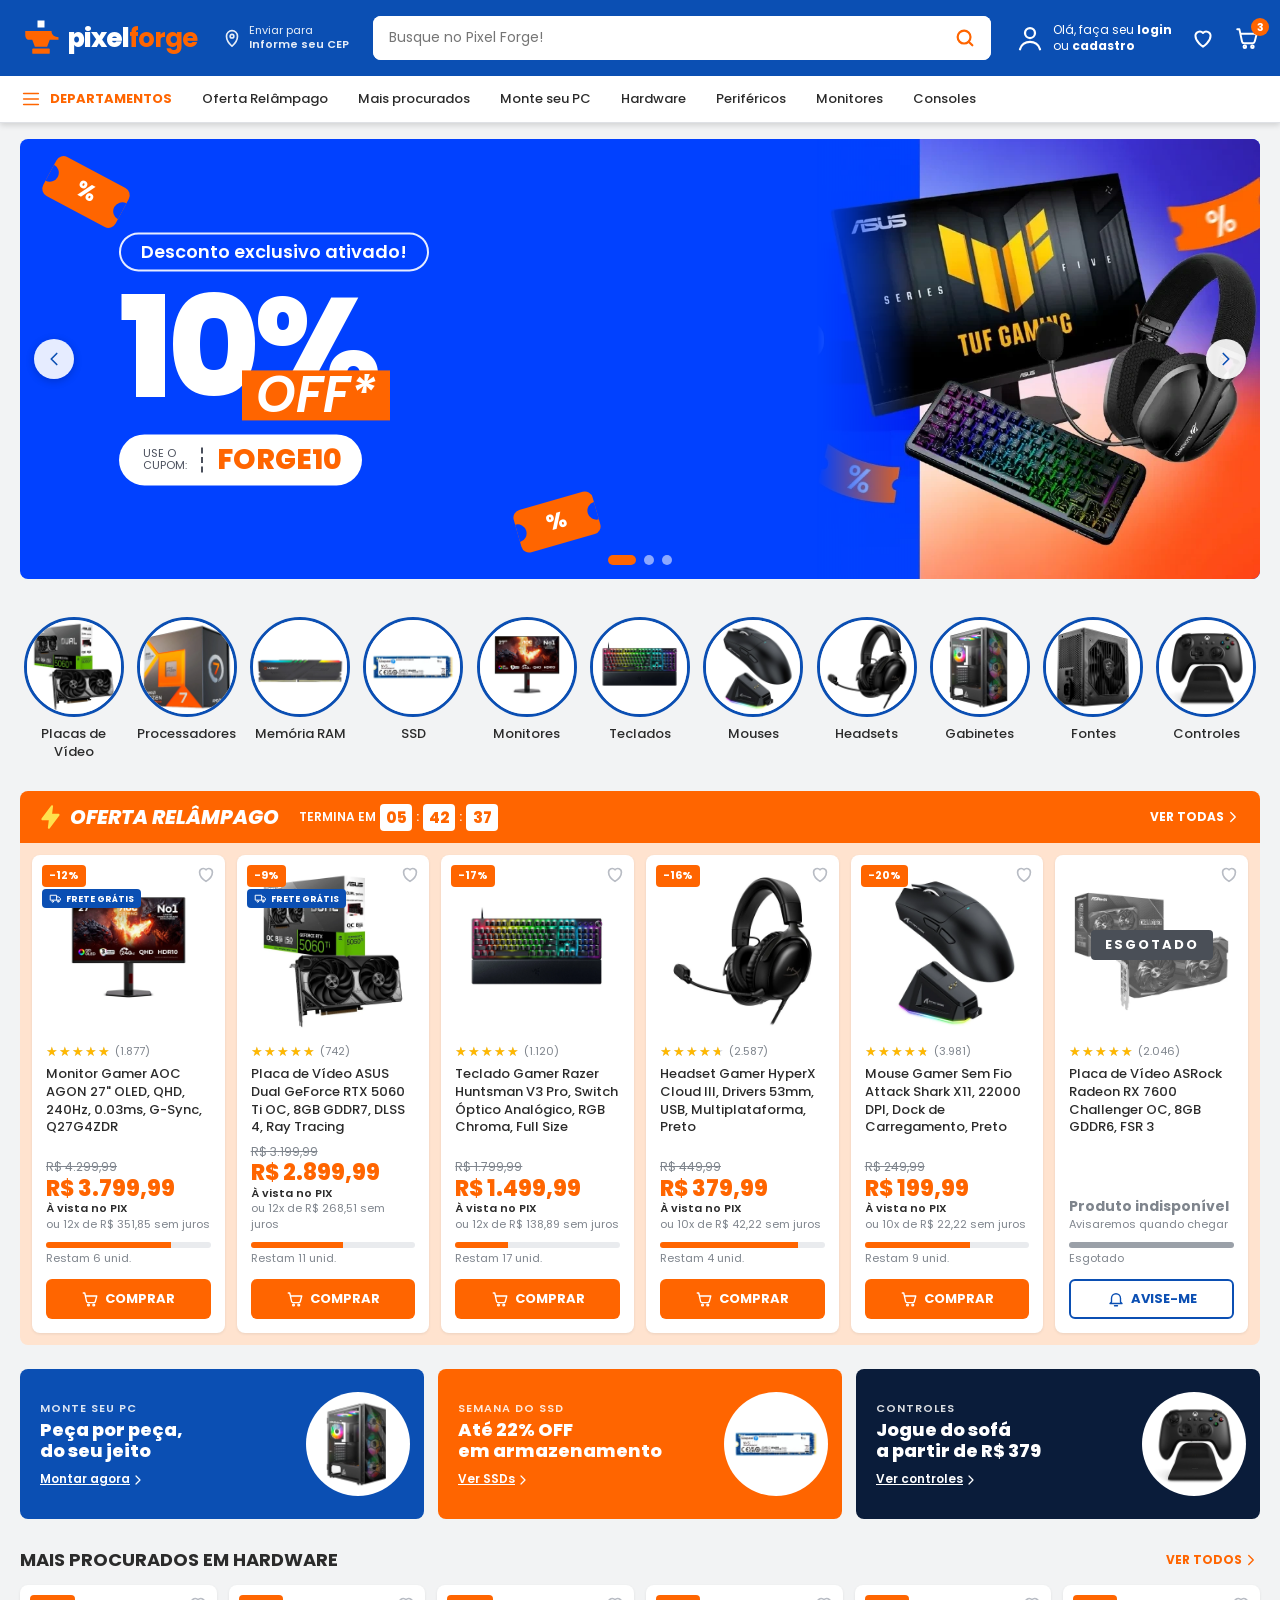
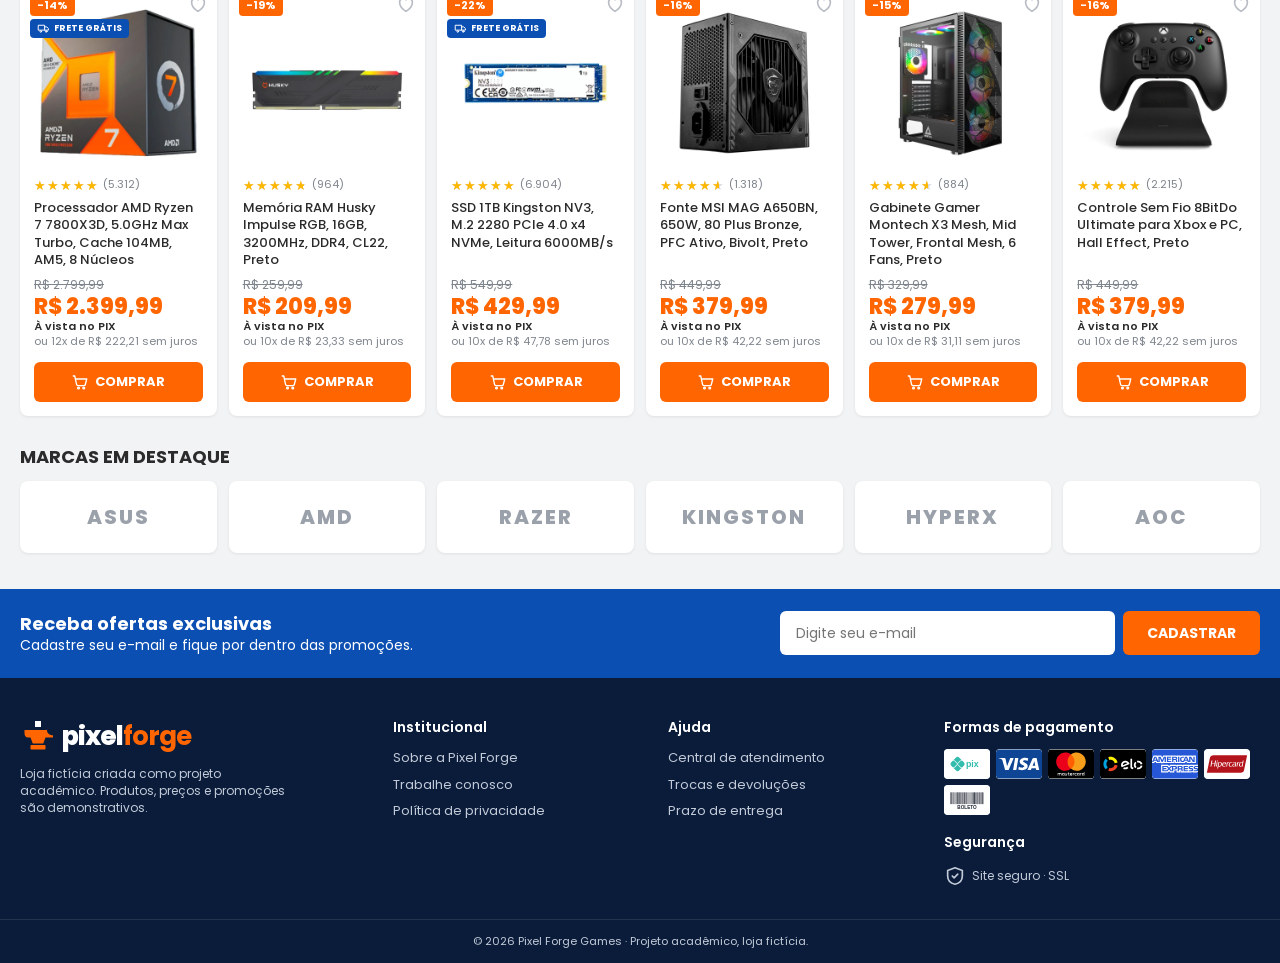
<file: index.html>
<!DOCTYPE html>
<html lang="pt-BR">
<head>
    <meta charset="UTF-8">
    <meta name="viewport" content="width=device-width, initial-scale=1.0">
    <meta name="description" content="Pixel Forge Games: hardware, periféricos, monitores e PCs gamer com preço de PIX.">
    <title>Pixel Forge Games | Hardware, PC Gamer e Periféricos</title>
    <link rel="icon" href="favicon.ico" sizes="any">
    <link rel="icon" type="image/svg+xml" href="img/logo.svg">
    <link rel="apple-touch-icon" href="img/apple-touch-icon.png">
    <meta name="theme-color" content="#0b4fb3">
    <link rel="preconnect" href="https://fonts.googleapis.com">
    <link rel="preconnect" href="https://fonts.gstatic.com" crossorigin>
    <link href="https://fonts.googleapis.com/css2?family=Poppins:wght@400;500;600;700;800&display=swap" rel="stylesheet">
    <link rel="stylesheet" href="style.css">
</head>
<body>

    <!-- 1. Cabeçalho -->
    <header class="cabecalho" id="topo">
        <div class="container cabecalho__linha">
            <a href="#topo" class="logo" aria-label="Pixel Forge Games, página inicial">
                <img src="img/logo.svg" alt="Logotipo Pixel Forge: bigorna laranja com um pixel" width="42" height="42">
                <span>pixel<b>forge</b></span>
            </a>

            <a href="#" class="cep"><svg class="i" viewBox="0 0 24 24" aria-hidden="true"><path d="M12 21s-6-5.5-6-11a6 6 0 0 1 12 0c0 5.5-6 11-6 11z"/><circle cx="12" cy="10" r="2"/></svg><span>Enviar para<br><b>Informe seu CEP</b></span></a>

            <form class="busca" action="#" role="search">
                <label for="busca" class="sr-only">Buscar produtos</label>
                <input id="busca" type="search" placeholder="Busque no Pixel Forge!">
                <button type="submit" aria-label="Buscar"><svg class="i" viewBox="0 0 24 24" aria-hidden="true"><circle cx="11" cy="11" r="7"/><path d="m20 20-4-4"/></svg></button>
            </form>

            <nav class="conta" aria-label="Conta">
                <a href="cadastro.html" class="conta__login"><svg class="i" viewBox="0 0 24 24" aria-hidden="true"><circle cx="12" cy="8" r="4"/><path d="M4 21c1-4 4.5-6 8-6s7 2 8 6"/></svg><span>Olá, faça seu <b>login</b><br>ou <b>cadastro</b></span></a>
                <a href="#" class="conta__icone" aria-label="Favoritos"><svg class="i" viewBox="0 0 24 24" aria-hidden="true"><path d="M12 20s-7-4.4-7-10a4 4 0 0 1 7-2.6A4 4 0 0 1 19 10c0 5.6-7 10-7 10z"/></svg></a>
                <a href="carrinho.html" class="conta__icone" aria-label="Carrinho com 3 itens"><svg class="i" viewBox="0 0 24 24" aria-hidden="true"><path d="M3 4h2l2.4 11.2a2 2 0 0 0 2 1.6h7.7a2 2 0 0 0 2-1.5L21 8H6.2"/><circle cx="10" cy="20" r="1.2"/><circle cx="17" cy="20" r="1.2"/></svg><span class="conta__qtd">3</span></a>
            </nav>
        </div>

        <nav class="menu" aria-label="Departamentos">
            <ul class="container">
                <li><a href="#categorias" class="menu__dep"><svg class="i" viewBox="0 0 24 24" aria-hidden="true"><path d="M4 6h16M4 12h16M4 18h16"/></svg> DEPARTAMENTOS</a></li>
                <li><a href="#oferta">Oferta Relâmpago</a></li>
                <li><a href="#mais-procurados">Mais procurados</a></li>
                <li><a href="#monte">Monte seu PC</a></li>
                <li><a href="#mais-procurados">Hardware</a></li>
                <li><a href="#mais-procurados">Periféricos</a></li>
                <li><a href="#mais-procurados">Monitores</a></li>
                <li><a href="#mais-procurados">Consoles</a></li>
            </ul>
        </nav>
    </header>

    <main>

        <!-- 2. Carrossel de banners (@keyframes) com <picture> -->
        <section class="hero container" aria-label="Promoções em destaque">
            <div class="carrossel">
                <div class="carrossel__trilho">

                    <div class="slide slide--azul" id="slide1">
                        <picture class="slide__arte"><source type="image/webp" srcset="img/banners/arte-setup.webp"><img src="img/banners/arte-setup.jpg" alt="Monitor ASUS TUF Gaming, teclado mecânico RGB e headset sem fio sobre fundo azul e laranja" width="682" height="678"></picture>
                        <span class="ticket ticket--a" aria-hidden="true">%</span>
                        <span class="ticket ticket--b" aria-hidden="true">%</span>
                        <div class="slide__texto">
                            <p class="slide__pill">Desconto exclusivo ativado!</p>
                            <h1 class="slide__grande">10%<span>OFF*</span></h1>
                            <p class="slide__cupom"><small>Use o<br>cupom:</small><b>FORGE10</b></p>
                        </div>
                    </div>

                    <div class="slide slide--marinho" id="slide2">
                        <picture class="slide__arte"><source type="image/webp" srcset="img/banners/arte-pc.webp"><img src="img/banners/arte-pc.jpg" alt="Dois gabinetes gamer com fans ARGB coloridas, um branco e um preto, com teclas W A S D ao redor" width="732" height="678"></picture>
                        <div class="slide__texto">
                            <p class="slide__pill">Press <b>Start</b></p>
                            <h2 class="slide__titulo">Os melhores preços pro seu 1º <mark>setup</mark></h2>
                            <p class="slide__acoes"><span class="slide__info">Até <b>10x sem juros</b></span><a href="#monte" class="slide__botao">Comprar</a></p>
                        </div>
                    </div>

                    <div class="slide slide--oferta" id="slide3">
                        <div class="slide__texto">
                            <p class="slide__pill">Esquenta Black</p>
                            <h2 class="slide__titulo">Hardware com <mark>preço de PIX</mark></h2>
                            <p class="slide__acoes"><a href="#oferta" class="slide__botao">Ver ofertas</a></p>
                        </div>
                        <div class="vitrine-banner">
                            <figure class="vitrine-banner__item"><picture><source type="image/webp" srcset="img/produtos/placa-video-rtx5060ti.webp"><img src="img/produtos/placa-video-rtx5060ti.jpg" alt="Placa de vídeo ASUS Dual GeForce RTX 5060 Ti com duas ventoinhas ao lado da caixa" width="800" height="800"></picture><figcaption>Placa de Vídeo ASUS Dual GeForce RTX 5060 Ti OC<b>R$ 2.899,99</b><small>à vista no PIX</small></figcaption></figure><figure class="vitrine-banner__item"><picture><source type="image/webp" srcset="img/produtos/ryzen-7-7800x3d.webp"><img src="img/produtos/ryzen-7-7800x3d.jpg" alt="Caixa do processador AMD Ryzen 7 7800X3D" width="800" height="800"></picture><figcaption>Processador AMD Ryzen 7 7800X3D<b>R$ 2.399,99</b><small>à vista no PIX</small></figcaption></figure><figure class="vitrine-banner__item"><picture><source type="image/webp" srcset="img/produtos/ssd-kingston-nv3.webp"><img src="img/produtos/ssd-kingston-nv3.jpg" alt="SSD Kingston NV3 1TB M.2 NVMe" width="800" height="800"></picture><figcaption>SSD 1TB Kingston NV3<b>R$ 429,99</b><small>à vista no PIX</small></figcaption></figure>
                        </div>
                    </div>

                </div>
                <button type="button" class="carrossel__seta carrossel__seta--esq" aria-label="Banner anterior"><svg class="i" viewBox="0 0 24 24" aria-hidden="true"><path d="m15 6-6 6 6 6"/></svg></button>
                <button type="button" class="carrossel__seta carrossel__seta--dir" aria-label="Próximo banner"><svg class="i" viewBox="0 0 24 24" aria-hidden="true"><path d="m9 6 6 6-6 6"/></svg></button>
                <div class="carrossel__pontos"><button type="button" aria-label="Banner 1" class="ativo"></button><button type="button" aria-label="Banner 2"></button><button type="button" aria-label="Banner 3"></button></div>
            </div>
        </section>

        <!-- 3. Categorias (imagens circulares) -->
        <section id="categorias" class="container categorias" aria-label="Categorias">
            <ul class="categorias__lista">
                    <li><a href="#mais-procurados"><picture><source type="image/webp" srcset="img/produtos/placa-video-rtx5060ti.webp"><img src="img/produtos/placa-video-rtx5060ti.jpg" alt="Placas de Vídeo" width="800" height="800"></picture><span>Placas de Vídeo</span></a></li>
                    <li><a href="#mais-procurados"><picture><source type="image/webp" srcset="img/produtos/ryzen-7-7800x3d.webp"><img src="img/produtos/ryzen-7-7800x3d.jpg" alt="Processadores" width="800" height="800"></picture><span>Processadores</span></a></li>
                    <li><a href="#mais-procurados"><picture><source type="image/webp" srcset="img/produtos/memoria-husky-ddr4.webp"><img src="img/produtos/memoria-husky-ddr4.jpg" alt="Memória RAM" width="800" height="800"></picture><span>Memória RAM</span></a></li>
                    <li><a href="#mais-procurados"><picture><source type="image/webp" srcset="img/produtos/ssd-kingston-nv3.webp"><img src="img/produtos/ssd-kingston-nv3.jpg" alt="SSD" width="800" height="800"></picture><span>SSD</span></a></li>
                    <li><a href="#mais-procurados"><picture><source type="image/webp" srcset="img/produtos/monitor-aoc-27.webp"><img src="img/produtos/monitor-aoc-27.jpg" alt="Monitores" width="800" height="800"></picture><span>Monitores</span></a></li>
                    <li><a href="#mais-procurados"><picture><source type="image/webp" srcset="img/produtos/teclado-razer-huntsman.webp"><img src="img/produtos/teclado-razer-huntsman.jpg" alt="Teclados" width="800" height="800"></picture><span>Teclados</span></a></li>
                    <li><a href="#mais-procurados"><picture><source type="image/webp" srcset="img/produtos/mouse-sem-fio-dock.webp"><img src="img/produtos/mouse-sem-fio-dock.jpg" alt="Mouses" width="800" height="800"></picture><span>Mouses</span></a></li>
                    <li><a href="#mais-procurados"><picture><source type="image/webp" srcset="img/produtos/headset-hyperx-cloud-iii.webp"><img src="img/produtos/headset-hyperx-cloud-iii.jpg" alt="Headsets" width="800" height="800"></picture><span>Headsets</span></a></li>
                    <li><a href="#mais-procurados"><picture><source type="image/webp" srcset="img/produtos/gabinete-mesh-preto.webp"><img src="img/produtos/gabinete-mesh-preto.jpg" alt="Gabinetes" width="800" height="800"></picture><span>Gabinetes</span></a></li>
                    <li><a href="#mais-procurados"><picture><source type="image/webp" srcset="img/produtos/fonte-650w.webp"><img src="img/produtos/fonte-650w.jpg" alt="Fontes" width="800" height="800"></picture><span>Fontes</span></a></li>
                    <li><a href="#mais-procurados"><picture><source type="image/webp" srcset="img/produtos/controle-8bitdo-ultimate.webp"><img src="img/produtos/controle-8bitdo-ultimate.jpg" alt="Controles" width="800" height="800"></picture><span>Controles</span></a></li>
            </ul>
        </section>

        <!-- 4 e 5. Oferta relâmpago (vitrine) -->
        <section id="oferta" class="container oferta">
            <div class="oferta__topo">
                <h2><svg class="i i--raio" viewBox="0 0 24 24" aria-hidden="true"><path d="M13 2 4 14h7l-1 8 9-12h-7z" class="cheio"/></svg> OFERTA RELÂMPAGO</h2>
                <p class="cronometro"><span class="sr-only">Termina em 05 horas, 42 minutos e 37 segundos</span><span class="cronometro__rotulo" aria-hidden="true">TERMINA EM</span> <span aria-hidden="true">05</span>:<span aria-hidden="true">42</span>:<span class="cronometro__seg" aria-hidden="true">37</span></p>
                <a href="#mais-procurados" class="oferta__ver">VER TODAS <svg class="i" viewBox="0 0 24 24" aria-hidden="true"><path d="m9 6 6 6-6 6"/></svg></a>
            </div>
            <div class="oferta__grade">
                <article class="card">
                    <figure>
                        <div class="card__foto">
                            <span class="tag tag--off">-12%</span><span class="tag tag--frete"><svg class="i" viewBox="0 0 24 24" aria-hidden="true"><path d="M3 6h11v9H3zM14 9h4l3 3v3h-7"/><circle cx="7" cy="17.5" r="1.5"/><circle cx="17" cy="17.5" r="1.5"/></svg> FRETE GRÁTIS</span>
                            <a href="#" class="card__fav" aria-label="Adicionar aos favoritos"><svg class="i" viewBox="0 0 24 24" aria-hidden="true"><path d="M12 20s-7-4.4-7-10a4 4 0 0 1 7-2.6A4 4 0 0 1 19 10c0 5.6-7 10-7 10z"/></svg></a>
                            <a href="produto.html" class="card__link"><picture><source type="image/webp" srcset="img/produtos/monitor-aoc-27.webp"><img src="img/produtos/monitor-aoc-27.jpg" alt="Monitor gamer AOC AGON de 27 polegadas OLED" width="800" height="800" loading="lazy"></picture></a>
                        </div>
                        <figcaption>
                            <p class="card__nota"><span class="estrelas" role="img" aria-label="Nota 4,9 de 5"><span style="width: 98%"></span></span>(1.877)</p>
                            <h3><a href="produto.html">Monitor Gamer AOC AGON 27" OLED, QHD, 240Hz, 0.03ms, G-Sync, Q27G4ZDR</a></h3>
                            <p class="card__de">R$ 4.299,99</p><p class="card__preco">R$ 3.799,99</p><p class="card__pix">À vista no PIX</p><p class="card__parc">ou 12x de R$ 351,85 sem juros</p>
                            <div class="card__estoque"><span><i style="width: 76%"></i></span><small>Restam 6 unid.</small></div>
                        </figcaption>
                    </figure>
                    <a href="carrinho.html" class="card__btn"><svg class="i" viewBox="0 0 24 24" aria-hidden="true"><path d="M3 4h2l2.4 11.2a2 2 0 0 0 2 1.6h7.7a2 2 0 0 0 2-1.5L21 8H6.2"/><circle cx="10" cy="20" r="1.2"/><circle cx="17" cy="20" r="1.2"/></svg> COMPRAR</a>
                </article>
                <article class="card">
                    <figure>
                        <div class="card__foto">
                            <span class="tag tag--off">-9%</span><span class="tag tag--frete"><svg class="i" viewBox="0 0 24 24" aria-hidden="true"><path d="M3 6h11v9H3zM14 9h4l3 3v3h-7"/><circle cx="7" cy="17.5" r="1.5"/><circle cx="17" cy="17.5" r="1.5"/></svg> FRETE GRÁTIS</span>
                            <a href="#" class="card__fav" aria-label="Adicionar aos favoritos"><svg class="i" viewBox="0 0 24 24" aria-hidden="true"><path d="M12 20s-7-4.4-7-10a4 4 0 0 1 7-2.6A4 4 0 0 1 19 10c0 5.6-7 10-7 10z"/></svg></a>
                            <a href="produto.html" class="card__link"><picture><source type="image/webp" srcset="img/produtos/placa-video-rtx5060ti.webp"><img src="img/produtos/placa-video-rtx5060ti.jpg" alt="Placa de vídeo ASUS Dual GeForce RTX 5060 Ti com duas ventoinhas ao lado da caixa" width="800" height="800" loading="lazy"></picture></a>
                        </div>
                        <figcaption>
                            <p class="card__nota"><span class="estrelas" role="img" aria-label="Nota 4,9 de 5"><span style="width: 98%"></span></span>(742)</p>
                            <h3><a href="produto.html">Placa de Vídeo ASUS Dual GeForce RTX 5060 Ti OC, 8GB GDDR7, DLSS 4, Ray Tracing</a></h3>
                            <p class="card__de">R$ 3.199,99</p><p class="card__preco">R$ 2.899,99</p><p class="card__pix">À vista no PIX</p><p class="card__parc">ou 12x de R$ 268,51 sem juros</p>
                            <div class="card__estoque"><span><i style="width: 56%"></i></span><small>Restam 11 unid.</small></div>
                        </figcaption>
                    </figure>
                    <a href="carrinho.html" class="card__btn"><svg class="i" viewBox="0 0 24 24" aria-hidden="true"><path d="M3 4h2l2.4 11.2a2 2 0 0 0 2 1.6h7.7a2 2 0 0 0 2-1.5L21 8H6.2"/><circle cx="10" cy="20" r="1.2"/><circle cx="17" cy="20" r="1.2"/></svg> COMPRAR</a>
                </article>
                <article class="card">
                    <figure>
                        <div class="card__foto">
                            <span class="tag tag--off">-17%</span>
                            <a href="#" class="card__fav" aria-label="Adicionar aos favoritos"><svg class="i" viewBox="0 0 24 24" aria-hidden="true"><path d="M12 20s-7-4.4-7-10a4 4 0 0 1 7-2.6A4 4 0 0 1 19 10c0 5.6-7 10-7 10z"/></svg></a>
                            <a href="produto.html" class="card__link"><picture><source type="image/webp" srcset="img/produtos/teclado-razer-huntsman.webp"><img src="img/produtos/teclado-razer-huntsman.jpg" alt="Teclado gamer Razer Huntsman V3 Pro com iluminação RGB e apoio de pulso" width="800" height="800" loading="lazy"></picture></a>
                        </div>
                        <figcaption>
                            <p class="card__nota"><span class="estrelas" role="img" aria-label="Nota 4,8 de 5"><span style="width: 96%"></span></span>(1.120)</p>
                            <h3><a href="produto.html">Teclado Gamer Razer Huntsman V3 Pro, Switch Óptico Analógico, RGB Chroma, Full Size</a></h3>
                            <p class="card__de">R$ 1.799,99</p><p class="card__preco">R$ 1.499,99</p><p class="card__pix">À vista no PIX</p><p class="card__parc">ou 12x de R$ 138,89 sem juros</p>
                            <div class="card__estoque"><span><i style="width: 32%"></i></span><small>Restam 17 unid.</small></div>
                        </figcaption>
                    </figure>
                    <a href="carrinho.html" class="card__btn"><svg class="i" viewBox="0 0 24 24" aria-hidden="true"><path d="M3 4h2l2.4 11.2a2 2 0 0 0 2 1.6h7.7a2 2 0 0 0 2-1.5L21 8H6.2"/><circle cx="10" cy="20" r="1.2"/><circle cx="17" cy="20" r="1.2"/></svg> COMPRAR</a>
                </article>
                <article class="card">
                    <figure>
                        <div class="card__foto">
                            <span class="tag tag--off">-16%</span>
                            <a href="#" class="card__fav" aria-label="Adicionar aos favoritos"><svg class="i" viewBox="0 0 24 24" aria-hidden="true"><path d="M12 20s-7-4.4-7-10a4 4 0 0 1 7-2.6A4 4 0 0 1 19 10c0 5.6-7 10-7 10z"/></svg></a>
                            <a href="produto.html" class="card__link"><picture><source type="image/webp" srcset="img/produtos/headset-hyperx-cloud-iii.webp"><img src="img/produtos/headset-hyperx-cloud-iii.jpg" alt="Headset gamer HyperX Cloud III preto com microfone" width="800" height="800" loading="lazy"></picture></a>
                        </div>
                        <figcaption>
                            <p class="card__nota"><span class="estrelas" role="img" aria-label="Nota 4,6 de 5"><span style="width: 92%"></span></span>(2.587)</p>
                            <h3><a href="produto.html">Headset Gamer HyperX Cloud III, Drivers 53mm, USB, Multiplataforma, Preto</a></h3>
                            <p class="card__de">R$ 449,99</p><p class="card__preco">R$ 379,99</p><p class="card__pix">À vista no PIX</p><p class="card__parc">ou 10x de R$ 42,22 sem juros</p>
                            <div class="card__estoque"><span><i style="width: 84%"></i></span><small>Restam 4 unid.</small></div>
                        </figcaption>
                    </figure>
                    <a href="carrinho.html" class="card__btn"><svg class="i" viewBox="0 0 24 24" aria-hidden="true"><path d="M3 4h2l2.4 11.2a2 2 0 0 0 2 1.6h7.7a2 2 0 0 0 2-1.5L21 8H6.2"/><circle cx="10" cy="20" r="1.2"/><circle cx="17" cy="20" r="1.2"/></svg> COMPRAR</a>
                </article>
                <article class="card">
                    <figure>
                        <div class="card__foto">
                            <span class="tag tag--off">-20%</span>
                            <a href="#" class="card__fav" aria-label="Adicionar aos favoritos"><svg class="i" viewBox="0 0 24 24" aria-hidden="true"><path d="M12 20s-7-4.4-7-10a4 4 0 0 1 7-2.6A4 4 0 0 1 19 10c0 5.6-7 10-7 10z"/></svg></a>
                            <a href="produto.html" class="card__link"><picture><source type="image/webp" srcset="img/produtos/mouse-sem-fio-dock.webp"><img src="img/produtos/mouse-sem-fio-dock.jpg" alt="Mouse gamer sem fio Attack Shark X11 com base de carregamento" width="800" height="800" loading="lazy"></picture></a>
                        </div>
                        <figcaption>
                            <p class="card__nota"><span class="estrelas" role="img" aria-label="Nota 4,7 de 5"><span style="width: 94%"></span></span>(3.981)</p>
                            <h3><a href="produto.html">Mouse Gamer Sem Fio Attack Shark X11, 22000 DPI, Dock de Carregamento, Preto</a></h3>
                            <p class="card__de">R$ 249,99</p><p class="card__preco">R$ 199,99</p><p class="card__pix">À vista no PIX</p><p class="card__parc">ou 10x de R$ 22,22 sem juros</p>
                            <div class="card__estoque"><span><i style="width: 64%"></i></span><small>Restam 9 unid.</small></div>
                        </figcaption>
                    </figure>
                    <a href="carrinho.html" class="card__btn"><svg class="i" viewBox="0 0 24 24" aria-hidden="true"><path d="M3 4h2l2.4 11.2a2 2 0 0 0 2 1.6h7.7a2 2 0 0 0 2-1.5L21 8H6.2"/><circle cx="10" cy="20" r="1.2"/><circle cx="17" cy="20" r="1.2"/></svg> COMPRAR</a>
                </article>
                <article class="card card--esgotado">
                    <figure>
                        <div class="card__foto">
                            <span class="tag tag--esgotado">ESGOTADO</span>
                            <a href="#" class="card__fav" aria-label="Adicionar aos favoritos"><svg class="i" viewBox="0 0 24 24" aria-hidden="true"><path d="M12 20s-7-4.4-7-10a4 4 0 0 1 7-2.6A4 4 0 0 1 19 10c0 5.6-7 10-7 10z"/></svg></a>
                            <a href="produto.html" class="card__link"><picture><source type="image/webp" srcset="img/produtos/placa-video-rx7600.webp"><img src="img/produtos/placa-video-rx7600.jpg" alt="Placa de vídeo ASRock Radeon RX 7600 Challenger com duas ventoinhas" width="800" height="800" loading="lazy"></picture></a>
                        </div>
                        <figcaption>
                            <p class="card__nota"><span class="estrelas" role="img" aria-label="Nota 4,8 de 5"><span style="width: 96%"></span></span>(2.046)</p>
                            <h3><a href="produto.html">Placa de Vídeo ASRock Radeon RX 7600 Challenger OC, 8GB GDDR6, FSR 3</a></h3>
                            <p class="card__indisp">Produto indisponível</p><p class="card__avise-txt">Avisaremos quando chegar</p>
                            <div class="card__estoque"><span><i style="width: 100%"></i></span><small>Esgotado</small></div>
                        </figcaption>
                    </figure>
                    <a href="produto.html" class="card__btn card__btn--avise"><svg class="i" viewBox="0 0 24 24" aria-hidden="true"><path d="M6 16v-5a6 6 0 0 1 12 0v5l2 2H4zM10 21h4"/></svg> AVISE-ME</a>
                </article>
            </div>
        </section>

        <!-- Mini banners -->
        <section class="container mini-banners" aria-label="Campanhas">
            <a href="#monte" class="mini mini--azul" id="monte">
                <span class="mini__texto"><small>MONTE SEU PC</small><b>Peça por peça,<br>do seu jeito</b><em>Montar agora <svg class="i" viewBox="0 0 24 24" aria-hidden="true"><path d="m9 6 6 6-6 6"/></svg></em></span>
                <picture class="mini__img"><source type="image/webp" srcset="img/produtos/gabinete-mesh-preto.webp"><img src="img/produtos/gabinete-mesh-preto.jpg" alt="Gabinete gamer Montech X3 Mesh preto com fans" width="800" height="800" loading="lazy"></picture>
            </a>
            <a href="#mais-procurados" class="mini mini--laranja">
                <span class="mini__texto"><small>SEMANA DO SSD</small><b>Até 22% OFF<br>em armazenamento</b><em>Ver SSDs <svg class="i" viewBox="0 0 24 24" aria-hidden="true"><path d="m9 6 6 6-6 6"/></svg></em></span>
                <picture class="mini__img"><source type="image/webp" srcset="img/produtos/ssd-kingston-nv3.webp"><img src="img/produtos/ssd-kingston-nv3.jpg" alt="SSD Kingston NV3 1TB M.2 NVMe" width="800" height="800" loading="lazy"></picture>
            </a>
            <a href="#mais-procurados" class="mini mini--escuro">
                <span class="mini__texto"><small>CONTROLES</small><b>Jogue do sofá<br>a partir de R$ 379</b><em>Ver controles <svg class="i" viewBox="0 0 24 24" aria-hidden="true"><path d="m9 6 6 6-6 6"/></svg></em></span>
                <picture class="mini__img"><source type="image/webp" srcset="img/produtos/controle-8bitdo-ultimate.webp"><img src="img/produtos/controle-8bitdo-ultimate.jpg" alt="Controle sem fio 8BitDo Ultimate preto para Xbox" width="800" height="800" loading="lazy"></picture>
            </a>
        </section>

        <!-- Mais procurados -->
        <section id="mais-procurados" class="container bloco">
            <div class="bloco__topo">
                <h2>MAIS PROCURADOS EM HARDWARE</h2>
                <a href="#">VER TODOS <svg class="i" viewBox="0 0 24 24" aria-hidden="true"><path d="m9 6 6 6-6 6"/></svg></a>
            </div>
            <div class="bloco__grade">
                <article class="card">
                    <figure>
                        <div class="card__foto">
                            <span class="tag tag--off">-14%</span><span class="tag tag--frete"><svg class="i" viewBox="0 0 24 24" aria-hidden="true"><path d="M3 6h11v9H3zM14 9h4l3 3v3h-7"/><circle cx="7" cy="17.5" r="1.5"/><circle cx="17" cy="17.5" r="1.5"/></svg> FRETE GRÁTIS</span>
                            <a href="#" class="card__fav" aria-label="Adicionar aos favoritos"><svg class="i" viewBox="0 0 24 24" aria-hidden="true"><path d="M12 20s-7-4.4-7-10a4 4 0 0 1 7-2.6A4 4 0 0 1 19 10c0 5.6-7 10-7 10z"/></svg></a>
                            <a href="produto.html" class="card__link"><picture><source type="image/webp" srcset="img/produtos/ryzen-7-7800x3d.webp"><img src="img/produtos/ryzen-7-7800x3d.jpg" alt="Caixa do processador AMD Ryzen 7 7800X3D" width="800" height="800" loading="lazy"></picture></a>
                        </div>
                        <figcaption>
                            <p class="card__nota"><span class="estrelas" role="img" aria-label="Nota 4,9 de 5"><span style="width: 98%"></span></span>(5.312)</p>
                            <h3><a href="produto.html">Processador AMD Ryzen 7 7800X3D, 5.0GHz Max Turbo, Cache 104MB, AM5, 8 Núcleos</a></h3>
                            <p class="card__de">R$ 2.799,99</p><p class="card__preco">R$ 2.399,99</p><p class="card__pix">À vista no PIX</p><p class="card__parc">ou 12x de R$ 222,21 sem juros</p>
                            
                        </figcaption>
                    </figure>
                    <a href="carrinho.html" class="card__btn"><svg class="i" viewBox="0 0 24 24" aria-hidden="true"><path d="M3 4h2l2.4 11.2a2 2 0 0 0 2 1.6h7.7a2 2 0 0 0 2-1.5L21 8H6.2"/><circle cx="10" cy="20" r="1.2"/><circle cx="17" cy="20" r="1.2"/></svg> COMPRAR</a>
                </article>
                <article class="card">
                    <figure>
                        <div class="card__foto">
                            <span class="tag tag--off">-19%</span>
                            <a href="#" class="card__fav" aria-label="Adicionar aos favoritos"><svg class="i" viewBox="0 0 24 24" aria-hidden="true"><path d="M12 20s-7-4.4-7-10a4 4 0 0 1 7-2.6A4 4 0 0 1 19 10c0 5.6-7 10-7 10z"/></svg></a>
                            <a href="produto.html" class="card__link"><picture><source type="image/webp" srcset="img/produtos/memoria-husky-ddr4.webp"><img src="img/produtos/memoria-husky-ddr4.jpg" alt="Memória RAM Husky Impulse RGB DDR4 com iluminação RGB" width="800" height="800" loading="lazy"></picture></a>
                        </div>
                        <figcaption>
                            <p class="card__nota"><span class="estrelas" role="img" aria-label="Nota 4,7 de 5"><span style="width: 94%"></span></span>(964)</p>
                            <h3><a href="produto.html">Memória RAM Husky Impulse RGB, 16GB, 3200MHz, DDR4, CL22, Preto</a></h3>
                            <p class="card__de">R$ 259,99</p><p class="card__preco">R$ 209,99</p><p class="card__pix">À vista no PIX</p><p class="card__parc">ou 10x de R$ 23,33 sem juros</p>
                            
                        </figcaption>
                    </figure>
                    <a href="carrinho.html" class="card__btn"><svg class="i" viewBox="0 0 24 24" aria-hidden="true"><path d="M3 4h2l2.4 11.2a2 2 0 0 0 2 1.6h7.7a2 2 0 0 0 2-1.5L21 8H6.2"/><circle cx="10" cy="20" r="1.2"/><circle cx="17" cy="20" r="1.2"/></svg> COMPRAR</a>
                </article>
                <article class="card">
                    <figure>
                        <div class="card__foto">
                            <span class="tag tag--off">-22%</span><span class="tag tag--frete"><svg class="i" viewBox="0 0 24 24" aria-hidden="true"><path d="M3 6h11v9H3zM14 9h4l3 3v3h-7"/><circle cx="7" cy="17.5" r="1.5"/><circle cx="17" cy="17.5" r="1.5"/></svg> FRETE GRÁTIS</span>
                            <a href="#" class="card__fav" aria-label="Adicionar aos favoritos"><svg class="i" viewBox="0 0 24 24" aria-hidden="true"><path d="M12 20s-7-4.4-7-10a4 4 0 0 1 7-2.6A4 4 0 0 1 19 10c0 5.6-7 10-7 10z"/></svg></a>
                            <a href="produto.html" class="card__link"><picture><source type="image/webp" srcset="img/produtos/ssd-kingston-nv3.webp"><img src="img/produtos/ssd-kingston-nv3.jpg" alt="SSD Kingston NV3 1TB M.2 NVMe" width="800" height="800" loading="lazy"></picture></a>
                        </div>
                        <figcaption>
                            <p class="card__nota"><span class="estrelas" role="img" aria-label="Nota 4,8 de 5"><span style="width: 96%"></span></span>(6.904)</p>
                            <h3><a href="produto.html">SSD 1TB Kingston NV3, M.2 2280 PCIe 4.0 x4 NVMe, Leitura 6000MB/s</a></h3>
                            <p class="card__de">R$ 549,99</p><p class="card__preco">R$ 429,99</p><p class="card__pix">À vista no PIX</p><p class="card__parc">ou 10x de R$ 47,78 sem juros</p>
                            
                        </figcaption>
                    </figure>
                    <a href="carrinho.html" class="card__btn"><svg class="i" viewBox="0 0 24 24" aria-hidden="true"><path d="M3 4h2l2.4 11.2a2 2 0 0 0 2 1.6h7.7a2 2 0 0 0 2-1.5L21 8H6.2"/><circle cx="10" cy="20" r="1.2"/><circle cx="17" cy="20" r="1.2"/></svg> COMPRAR</a>
                </article>
                <article class="card">
                    <figure>
                        <div class="card__foto">
                            <span class="tag tag--off">-16%</span>
                            <a href="#" class="card__fav" aria-label="Adicionar aos favoritos"><svg class="i" viewBox="0 0 24 24" aria-hidden="true"><path d="M12 20s-7-4.4-7-10a4 4 0 0 1 7-2.6A4 4 0 0 1 19 10c0 5.6-7 10-7 10z"/></svg></a>
                            <a href="produto.html" class="card__link"><picture><source type="image/webp" srcset="img/produtos/fonte-650w.webp"><img src="img/produtos/fonte-650w.jpg" alt="Fonte MSI MAG A650BN de 650W" width="800" height="800" loading="lazy"></picture></a>
                        </div>
                        <figcaption>
                            <p class="card__nota"><span class="estrelas" role="img" aria-label="Nota 4,5 de 5"><span style="width: 90%"></span></span>(1.318)</p>
                            <h3><a href="produto.html">Fonte MSI MAG A650BN, 650W, 80 Plus Bronze, PFC Ativo, Bivolt, Preto</a></h3>
                            <p class="card__de">R$ 449,99</p><p class="card__preco">R$ 379,99</p><p class="card__pix">À vista no PIX</p><p class="card__parc">ou 10x de R$ 42,22 sem juros</p>
                            
                        </figcaption>
                    </figure>
                    <a href="carrinho.html" class="card__btn"><svg class="i" viewBox="0 0 24 24" aria-hidden="true"><path d="M3 4h2l2.4 11.2a2 2 0 0 0 2 1.6h7.7a2 2 0 0 0 2-1.5L21 8H6.2"/><circle cx="10" cy="20" r="1.2"/><circle cx="17" cy="20" r="1.2"/></svg> COMPRAR</a>
                </article>
                <article class="card">
                    <figure>
                        <div class="card__foto">
                            <span class="tag tag--off">-15%</span>
                            <a href="#" class="card__fav" aria-label="Adicionar aos favoritos"><svg class="i" viewBox="0 0 24 24" aria-hidden="true"><path d="M12 20s-7-4.4-7-10a4 4 0 0 1 7-2.6A4 4 0 0 1 19 10c0 5.6-7 10-7 10z"/></svg></a>
                            <a href="produto.html" class="card__link"><picture><source type="image/webp" srcset="img/produtos/gabinete-mesh-preto.webp"><img src="img/produtos/gabinete-mesh-preto.jpg" alt="Gabinete gamer Montech X3 Mesh preto com fans" width="800" height="800" loading="lazy"></picture></a>
                        </div>
                        <figcaption>
                            <p class="card__nota"><span class="estrelas" role="img" aria-label="Nota 4,6 de 5"><span style="width: 92%"></span></span>(884)</p>
                            <h3><a href="produto.html">Gabinete Gamer Montech X3 Mesh, Mid Tower, Frontal Mesh, 6 Fans, Preto</a></h3>
                            <p class="card__de">R$ 329,99</p><p class="card__preco">R$ 279,99</p><p class="card__pix">À vista no PIX</p><p class="card__parc">ou 10x de R$ 31,11 sem juros</p>
                            
                        </figcaption>
                    </figure>
                    <a href="carrinho.html" class="card__btn"><svg class="i" viewBox="0 0 24 24" aria-hidden="true"><path d="M3 4h2l2.4 11.2a2 2 0 0 0 2 1.6h7.7a2 2 0 0 0 2-1.5L21 8H6.2"/><circle cx="10" cy="20" r="1.2"/><circle cx="17" cy="20" r="1.2"/></svg> COMPRAR</a>
                </article>
                <article class="card">
                    <figure>
                        <div class="card__foto">
                            <span class="tag tag--off">-16%</span>
                            <a href="#" class="card__fav" aria-label="Adicionar aos favoritos"><svg class="i" viewBox="0 0 24 24" aria-hidden="true"><path d="M12 20s-7-4.4-7-10a4 4 0 0 1 7-2.6A4 4 0 0 1 19 10c0 5.6-7 10-7 10z"/></svg></a>
                            <a href="produto.html" class="card__link"><picture><source type="image/webp" srcset="img/produtos/controle-8bitdo-ultimate.webp"><img src="img/produtos/controle-8bitdo-ultimate.jpg" alt="Controle sem fio 8BitDo Ultimate preto para Xbox" width="800" height="800" loading="lazy"></picture></a>
                        </div>
                        <figcaption>
                            <p class="card__nota"><span class="estrelas" role="img" aria-label="Nota 4,8 de 5"><span style="width: 96%"></span></span>(2.215)</p>
                            <h3><a href="produto.html">Controle Sem Fio 8BitDo Ultimate para Xbox e PC, Hall Effect, Preto</a></h3>
                            <p class="card__de">R$ 449,99</p><p class="card__preco">R$ 379,99</p><p class="card__pix">À vista no PIX</p><p class="card__parc">ou 10x de R$ 42,22 sem juros</p>
                            
                        </figcaption>
                    </figure>
                    <a href="carrinho.html" class="card__btn"><svg class="i" viewBox="0 0 24 24" aria-hidden="true"><path d="M3 4h2l2.4 11.2a2 2 0 0 0 2 1.6h7.7a2 2 0 0 0 2-1.5L21 8H6.2"/><circle cx="10" cy="20" r="1.2"/><circle cx="17" cy="20" r="1.2"/></svg> COMPRAR</a>
                </article>
            </div>
        </section>

        <!-- Marcas -->
        <section class="container bloco" aria-label="Marcas">
            <div class="bloco__topo"><h2>MARCAS EM DESTAQUE</h2></div>
            <ul class="marcas">
                <li><a href="https://www.asus.com/br/" target="_blank" rel="noopener">ASUS</a></li>
                <li><a href="https://www.amd.com/pt.html" target="_blank" rel="noopener">AMD</a></li>
                <li><a href="https://www.razer.com/br-pt" target="_blank" rel="noopener">RAZER</a></li>
                <li><a href="https://www.kingston.com/br" target="_blank" rel="noopener">KINGSTON</a></li>
                <li><a href="https://hyperx.com/" target="_blank" rel="noopener">HYPERX</a></li>
                <li><a href="https://aoc.com/br/gaming" target="_blank" rel="noopener">AOC</a></li>
            </ul>
        </section>

        <!-- Newsletter -->
        <section class="news">
            <div class="container news__linha">
                <div><h2 class="news__titulo">Receba ofertas exclusivas</h2><p>Cadastre seu e-mail e fique por dentro das promoções.</p></div>
                <form action="#">
                    <label for="news" class="sr-only">Seu e-mail</label>
                    <input id="news" type="email" placeholder="Digite seu e-mail" required>
                    <button type="submit">CADASTRAR</button>
                </form>
            </div>
        </section>

    </main>

    <footer class="rodape">
        <div class="container rodape__grade">
            <div>
                <a href="#topo" class="logo"><img src="img/logo.svg" alt="Logotipo Pixel Forge" width="36" height="36"><span>pixel<b>forge</b></span></a>
                <p class="rodape__desc">Loja fictícia criada como projeto acadêmico. Produtos, preços e promoções são demonstrativos.</p>
            </div>
            <nav aria-label="Institucional"><h3>Institucional</h3><ul><li><a href="#">Sobre a Pixel Forge</a></li><li><a href="#">Trabalhe conosco</a></li><li><a href="#">Política de privacidade</a></li></ul></nav>
            <nav aria-label="Ajuda"><h3>Ajuda</h3><ul><li><a href="#">Central de atendimento</a></li><li><a href="#">Trocas e devoluções</a></li><li><a href="#">Prazo de entrega</a></li></ul></nav>
            <div>
                <h3>Formas de pagamento</h3>
                <ul class="pagamentos"><li><img src="img/pagamentos/pix.svg" alt="Pix" width="46" height="30" loading="lazy"></li><li><img src="img/pagamentos/visa.svg" alt="Visa" width="46" height="30" loading="lazy"></li><li><img src="img/pagamentos/mastercard.svg" alt="Mastercard" width="46" height="30" loading="lazy"></li><li><img src="img/pagamentos/elo.svg" alt="Elo" width="46" height="30" loading="lazy"></li><li><img src="img/pagamentos/amex.svg" alt="American Express" width="46" height="30" loading="lazy"></li><li><img src="img/pagamentos/hipercard.svg" alt="Hipercard" width="46" height="30" loading="lazy"></li><li><img src="img/pagamentos/boleto.svg" alt="Boleto bancário" width="46" height="30" loading="lazy"></li></ul>
                <h3 class="rodape__seg-titulo">Segurança</h3>
                <p class="rodape__seg"><svg class="i" viewBox="0 0 24 24" aria-hidden="true"><path d="M12 3 4 6v6c0 5 3.5 8 8 9 4.5-1 8-4 8-9V6z"/><path d="m9 12 2 2 4-4"/></svg> Site seguro · SSL</p>
            </div>
        </div>
        <p class="rodape__copy">&copy; 2026 Pixel Forge Games · Projeto acadêmico, loja fictícia.</p>
    </footer>

    <script src="script.js"></script>
</body>
</html>
</file>
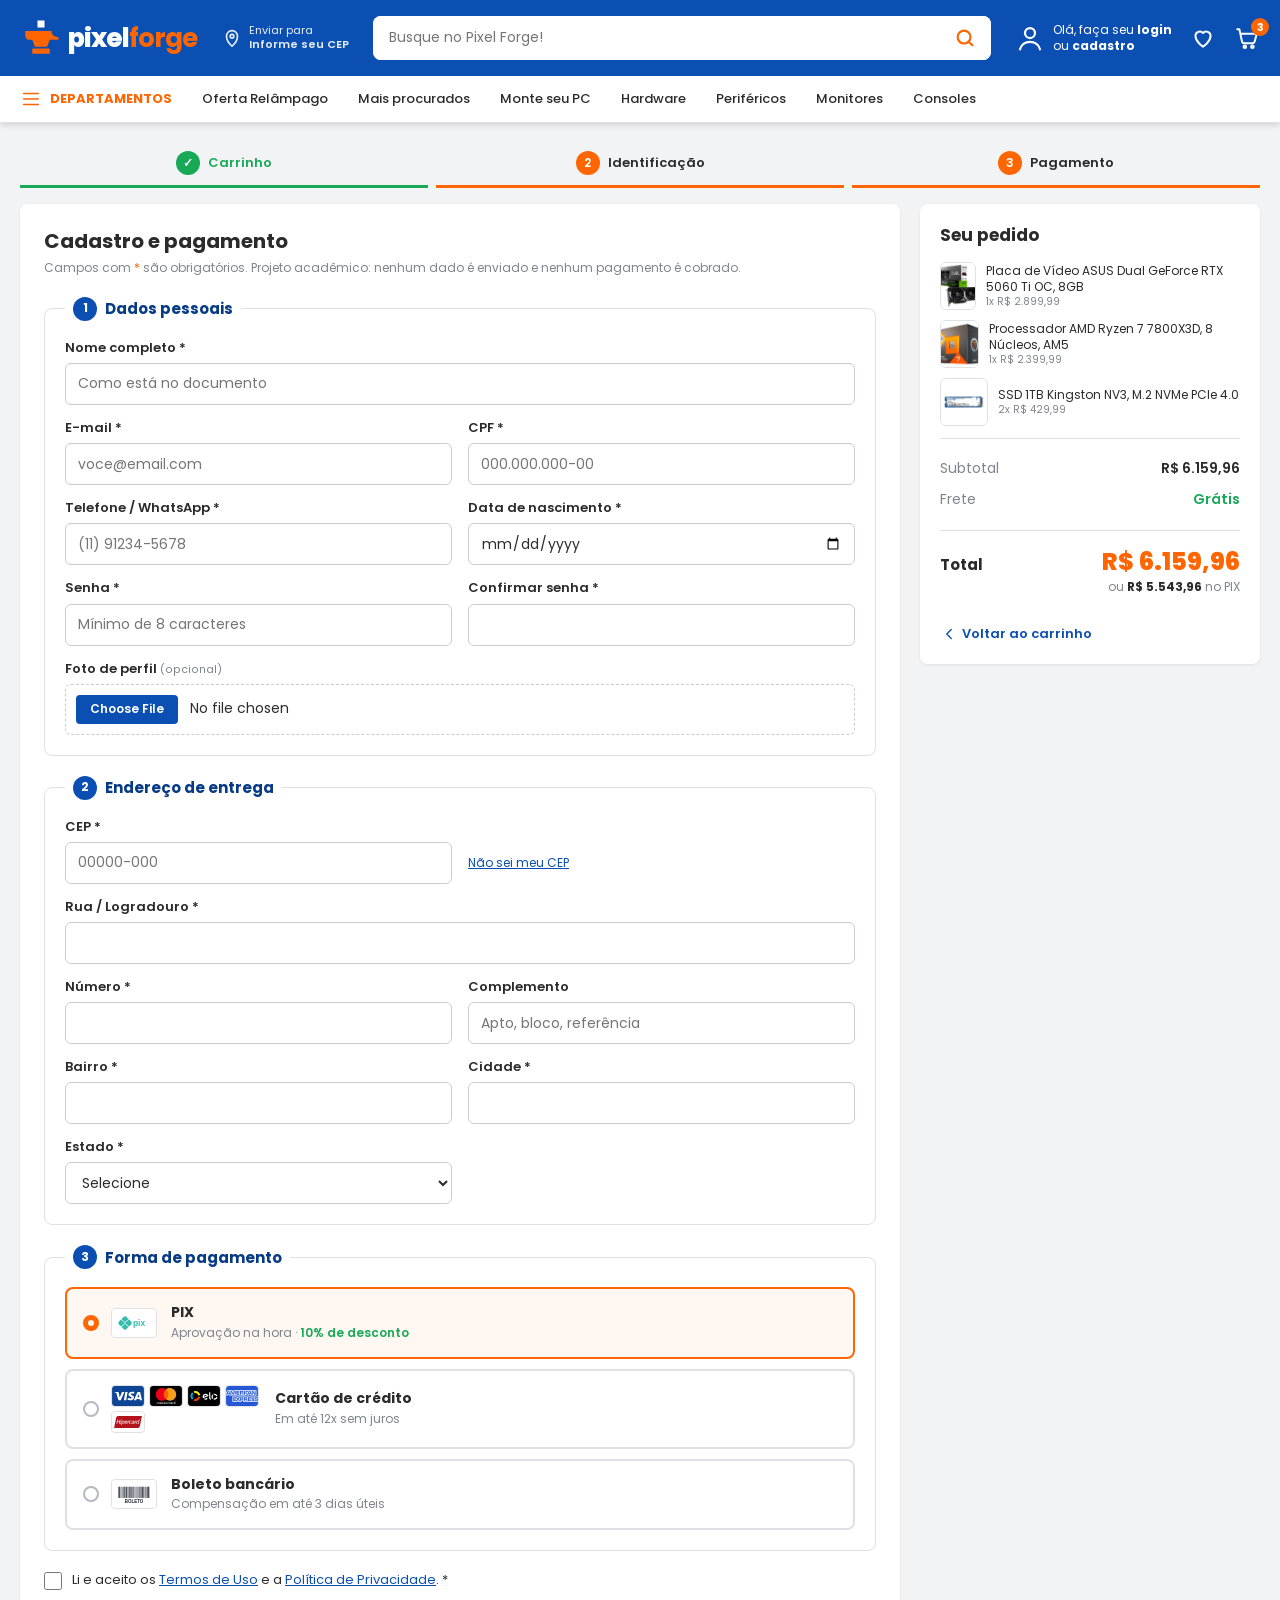
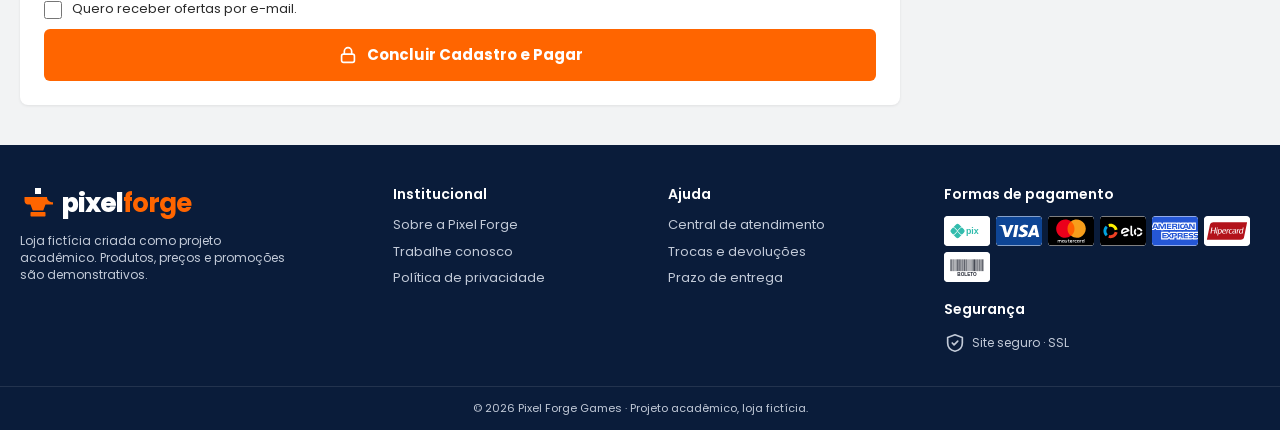
<file: cadastro.html>
<!DOCTYPE html>
<html lang="pt-BR">
<head>
    <meta charset="UTF-8">
    <meta name="viewport" content="width=device-width, initial-scale=1.0">
    <meta name="description" content="Cadastro de cliente, endereço de entrega e forma de pagamento.">
    <title>Cadastro e pagamento | Pixel Forge Games</title>
    <link rel="icon" href="favicon.ico" sizes="any">
    <link rel="icon" type="image/svg+xml" href="img/logo.svg">
    <link rel="apple-touch-icon" href="img/apple-touch-icon.png">
    <meta name="theme-color" content="#0b4fb3">
    <link rel="preconnect" href="https://fonts.googleapis.com">
    <link rel="preconnect" href="https://fonts.gstatic.com" crossorigin>
    <link href="https://fonts.googleapis.com/css2?family=Poppins:wght@400;500;600;700;800&display=swap" rel="stylesheet">
    <link rel="stylesheet" href="style.css">
</head>
<body>

    <header class="cabecalho" id="topo">
        <div class="container cabecalho__linha">
            <a href="index.html" class="logo" aria-label="Pixel Forge Games, página inicial">
                <img src="img/logo.svg" alt="Logotipo Pixel Forge: bigorna laranja com um pixel" width="42" height="42">
                <span>pixel<b>forge</b></span>
            </a>

            <a href="#" class="cep"><svg class="i" viewBox="0 0 24 24" aria-hidden="true"><path d="M12 21s-6-5.5-6-11a6 6 0 0 1 12 0c0 5.5-6 11-6 11z"/><circle cx="12" cy="10" r="2"/></svg><span>Enviar para<br><b>Informe seu CEP</b></span></a>

            <form class="busca" action="#" role="search">
                <label for="busca" class="sr-only">Buscar produtos</label>
                <input id="busca" type="search" placeholder="Busque no Pixel Forge!">
                <button type="submit" aria-label="Buscar"><svg class="i" viewBox="0 0 24 24" aria-hidden="true"><circle cx="11" cy="11" r="7"/><path d="m20 20-4-4"/></svg></button>
            </form>

            <nav class="conta" aria-label="Conta">
                <a href="cadastro.html" class="conta__login"><svg class="i" viewBox="0 0 24 24" aria-hidden="true"><circle cx="12" cy="8" r="4"/><path d="M4 21c1-4 4.5-6 8-6s7 2 8 6"/></svg><span>Olá, faça seu <b>login</b><br>ou <b>cadastro</b></span></a>
                <a href="#" class="conta__icone" aria-label="Favoritos"><svg class="i" viewBox="0 0 24 24" aria-hidden="true"><path d="M12 20s-7-4.4-7-10a4 4 0 0 1 7-2.6A4 4 0 0 1 19 10c0 5.6-7 10-7 10z"/></svg></a>
                <a href="carrinho.html" class="conta__icone" aria-label="Carrinho com 3 itens"><svg class="i" viewBox="0 0 24 24" aria-hidden="true"><path d="M3 4h2l2.4 11.2a2 2 0 0 0 2 1.6h7.7a2 2 0 0 0 2-1.5L21 8H6.2"/><circle cx="10" cy="20" r="1.2"/><circle cx="17" cy="20" r="1.2"/></svg><span class="conta__qtd">3</span></a>
            </nav>
        </div>

        <nav class="menu" aria-label="Departamentos">
            <ul class="container">
                <li><a href="index.html#categorias" class="menu__dep"><svg class="i" viewBox="0 0 24 24" aria-hidden="true"><path d="M4 6h16M4 12h16M4 18h16"/></svg> DEPARTAMENTOS</a></li>
                <li><a href="index.html#oferta">Oferta Relâmpago</a></li>
                <li><a href="index.html#mais-procurados">Mais procurados</a></li>
                <li><a href="index.html#monte">Monte seu PC</a></li>
                <li><a href="index.html#mais-procurados">Hardware</a></li>
                <li><a href="index.html#mais-procurados">Periféricos</a></li>
                <li><a href="index.html#mais-procurados">Monitores</a></li>
                <li><a href="index.html#mais-procurados">Consoles</a></li>
            </ul>
        </nav>
    </header>

    <main class="container pagina">

        <ol class="etapas" aria-label="Etapas da compra">
            <li class="etapas__feita"><span>✓</span> Carrinho</li>
            <li class="etapas__atual"><span>2</span> Identificação</li>
            <li class="etapas__atual"><span>3</span> Pagamento</li>
        </ol>

        <div class="checkout">
            <form class="formulario" action="#" id="form-cadastro">
                <h1>Cadastro e pagamento</h1>
                <p class="formulario__aviso">Campos com <abbr title="obrigatório">*</abbr> são obrigatórios. Projeto acadêmico: nenhum dado é enviado e nenhum pagamento é cobrado.</p>

                <fieldset>
                    <legend><span>1</span> Dados pessoais</legend>
                    <div class="campos">
                        <div class="campo campo--cheio">
                            <label for="nome">Nome completo *</label>
                            <input id="nome" name="nome" type="text" required autocomplete="name" placeholder="Como está no documento">
                        </div>
                        <div class="campo">
                            <label for="email">E-mail *</label>
                            <input id="email" name="email" type="email" required autocomplete="email" placeholder="voce@email.com">
                        </div>
                        <div class="campo">
                            <label for="cpf">CPF *</label>
                            <input id="cpf" name="cpf" type="text" required inputmode="numeric" pattern="[0-9]{3}\.?[0-9]{3}\.?[0-9]{3}-?[0-9]{2}" placeholder="000.000.000-00" title="Digite os 11 números do CPF">
                        </div>
                        <div class="campo">
                            <label for="telefone">Telefone / WhatsApp *</label>
                            <input id="telefone" name="telefone" type="tel" required autocomplete="tel" pattern="\(?[0-9]{2}\)? ?9?[0-9]{4}-?[0-9]{4}" placeholder="(11) 91234-5678">
                        </div>
                        <div class="campo">
                            <label for="nascimento">Data de nascimento *</label>
                            <input id="nascimento" name="nascimento" type="date" required>
                        </div>
                        <div class="campo">
                            <label for="senha">Senha *</label>
                            <input id="senha" name="senha" type="password" required minlength="8" autocomplete="new-password" placeholder="Mínimo de 8 caracteres">
                        </div>
                        <div class="campo">
                            <label for="senha2">Confirmar senha *</label>
                            <input id="senha2" name="senha2" type="password" required minlength="8" autocomplete="new-password">
                        </div>
                        <div class="campo campo--cheio campo--arquivo">
                            <label for="avatar">Foto de perfil <small>(opcional)</small></label>
                            <input id="avatar" name="avatar" type="file" accept="image/*">
                        </div>
                    </div>
                </fieldset>

                <fieldset>
                    <legend><span>2</span> Endereço de entrega</legend>
                    <div class="campos">
                        <div class="campo">
                            <label for="cep">CEP *</label>
                            <input id="cep" name="cep" type="text" required inputmode="numeric" autocomplete="postal-code" pattern="[0-9]{5}-?[0-9]{3}" placeholder="00000-000">
                        </div>
                        <p class="campo campo--dica"><a href="#cep">Não sei meu CEP</a></p>
                        <div class="campo campo--cheio">
                            <label for="rua">Rua / Logradouro *</label>
                            <input id="rua" name="rua" type="text" required autocomplete="address-line1">
                        </div>
                        <div class="campo">
                            <label for="numero">Número *</label>
                            <input id="numero" name="numero" type="text" required inputmode="numeric">
                        </div>
                        <div class="campo">
                            <label for="complemento">Complemento</label>
                            <input id="complemento" name="complemento" type="text" placeholder="Apto, bloco, referência">
                        </div>
                        <div class="campo">
                            <label for="bairro">Bairro *</label>
                            <input id="bairro" name="bairro" type="text" required>
                        </div>
                        <div class="campo">
                            <label for="cidade">Cidade *</label>
                            <input id="cidade" name="cidade" type="text" required autocomplete="address-level2">
                        </div>
                        <div class="campo">
                            <label for="estado">Estado *</label>
                            <select id="estado" name="estado" required>
                                <option value="">Selecione</option><option value="AC">Acre</option><option value="AL">Alagoas</option><option value="AP">Amapá</option><option value="AM">Amazonas</option><option value="BA">Bahia</option><option value="CE">Ceará</option><option value="DF">Distrito Federal</option><option value="ES">Espírito Santo</option><option value="GO">Goiás</option><option value="MA">Maranhão</option><option value="MT">Mato Grosso</option><option value="MS">Mato Grosso do Sul</option><option value="MG">Minas Gerais</option><option value="PA">Pará</option><option value="PB">Paraíba</option><option value="PR">Paraná</option><option value="PE">Pernambuco</option><option value="PI">Piauí</option><option value="RJ">Rio de Janeiro</option><option value="RN">Rio Grande do Norte</option><option value="RS">Rio Grande do Sul</option><option value="RO">Rondônia</option><option value="RR">Roraima</option><option value="SC">Santa Catarina</option><option value="SP">São Paulo</option><option value="SE">Sergipe</option><option value="TO">Tocantins</option>
                            </select>
                        </div>
                    </div>
                </fieldset>

                <fieldset>
                    <legend><span>3</span> Forma de pagamento</legend>
                    <div class="pagamento">
                        <input type="radio" name="pagamento" id="pg-pix" value="pix" required checked>
                        <label for="pg-pix" class="pagamento__opcao">
                            <img src="img/pagamentos/pix.svg" alt="" width="46" height="30">
                            <span><b>PIX</b><small>Aprovação na hora · <em>10% de desconto</em></small></span>
                        </label>

                        <input type="radio" name="pagamento" id="pg-cartao" value="cartao">
                        <label for="pg-cartao" class="pagamento__opcao">
                            <span class="pagamento__bandeiras"><img src="img/pagamentos/visa.svg" alt="Visa" width="46" height="30"><img src="img/pagamentos/mastercard.svg" alt="Mastercard" width="46" height="30"><img src="img/pagamentos/elo.svg" alt="Elo" width="46" height="30"><img src="img/pagamentos/amex.svg" alt="American Express" width="46" height="30"><img src="img/pagamentos/hipercard.svg" alt="Hipercard" width="46" height="30"></span>
                            <span><b>Cartão de crédito</b><small>Em até 12x sem juros</small></span>
                        </label>

                        <input type="radio" name="pagamento" id="pg-boleto" value="boleto">
                        <label for="pg-boleto" class="pagamento__opcao">
                            <img src="img/pagamentos/boleto.svg" alt="" width="46" height="30">
                            <span><b>Boleto bancário</b><small>Compensação em até 3 dias úteis</small></span>
                        </label>
                    </div>
                </fieldset>

                <div class="termos">
                    <input type="checkbox" id="termos" name="termos" required>
                    <label for="termos">Li e aceito os <a href="#">Termos de Uso</a> e a <a href="#">Política de Privacidade</a>. *</label>
                </div>
                <div class="termos">
                    <input type="checkbox" id="ofertas-email" name="ofertas-email">
                    <label for="ofertas-email">Quero receber ofertas por e-mail.</label>
                </div>

                <p class="formulario__ok" role="status" hidden>Cadastro concluído! Este é um projeto acadêmico: nenhum pagamento foi feito.</p>
                <button type="submit" class="formulario__enviar"><svg class="i" viewBox="0 0 24 24" aria-hidden="true"><rect x="5" y="11" width="14" height="9" rx="2"/><path d="M8 11V8a4 4 0 0 1 8 0v3"/></svg> Concluir Cadastro e Pagar</button>
            </form>

            <aside class="order-summary checkout__resumo" aria-labelledby="resumo-titulo">
                <h2 id="resumo-titulo">Seu pedido</h2>
                <ul class="checkout__itens"><li><picture><source type="image/webp" srcset="img/produtos/placa-video-rtx5060ti.webp"><img src="img/produtos/placa-video-rtx5060ti.jpg" alt="Placa de vídeo ASUS Dual GeForce RTX 5060 Ti com duas ventoinhas ao lado da caixa" width="800" height="800" loading="lazy"></picture><span>Placa de Vídeo ASUS Dual GeForce RTX 5060 Ti OC, 8GB<small>1x R$ 2.899,99</small></span></li><li><picture><source type="image/webp" srcset="img/produtos/ryzen-7-7800x3d.webp"><img src="img/produtos/ryzen-7-7800x3d.jpg" alt="Caixa do processador AMD Ryzen 7 7800X3D" width="800" height="800" loading="lazy"></picture><span>Processador AMD Ryzen 7 7800X3D, 8 Núcleos, AM5<small>1x R$ 2.399,99</small></span></li><li><picture><source type="image/webp" srcset="img/produtos/ssd-kingston-nv3.webp"><img src="img/produtos/ssd-kingston-nv3.jpg" alt="SSD Kingston NV3 1TB M.2 NVMe" width="800" height="800" loading="lazy"></picture><span>SSD 1TB Kingston NV3, M.2 NVMe PCIe 4.0<small>2x R$ 429,99</small></span></li></ul>
                <dl>
                    <div><dt>Subtotal</dt><dd>R$ 6.159,96</dd></div>
                    <div><dt>Frete</dt><dd class="resumo__gratis">Grátis</dd></div>
                </dl>
                <div class="resumo__total">
                    <span>Total</span>
                    <b>R$ 6.159,96</b>
                    <small>ou <b>R$ 5.543,96</b> no PIX</small>
                </div>
                <a href="carrinho.html" class="carrinho__voltar"><svg class="i" viewBox="0 0 24 24" aria-hidden="true"><path d="m15 6-6 6 6 6"/></svg> Voltar ao carrinho</a>
            </aside>
        </div>

    </main>

    <footer class="rodape">
        <div class="container rodape__grade">
            <div>
                <a href="index.html" class="logo"><img src="img/logo.svg" alt="Logotipo Pixel Forge" width="36" height="36"><span>pixel<b>forge</b></span></a>
                <p class="rodape__desc">Loja fictícia criada como projeto acadêmico. Produtos, preços e promoções são demonstrativos.</p>
            </div>
            <nav aria-label="Institucional"><h3>Institucional</h3><ul><li><a href="#">Sobre a Pixel Forge</a></li><li><a href="#">Trabalhe conosco</a></li><li><a href="#">Política de privacidade</a></li></ul></nav>
            <nav aria-label="Ajuda"><h3>Ajuda</h3><ul><li><a href="#">Central de atendimento</a></li><li><a href="#">Trocas e devoluções</a></li><li><a href="#">Prazo de entrega</a></li></ul></nav>
            <div>
                <h3>Formas de pagamento</h3>
                <ul class="pagamentos"><li><img src="img/pagamentos/pix.svg" alt="Pix" width="46" height="30" loading="lazy"></li><li><img src="img/pagamentos/visa.svg" alt="Visa" width="46" height="30" loading="lazy"></li><li><img src="img/pagamentos/mastercard.svg" alt="Mastercard" width="46" height="30" loading="lazy"></li><li><img src="img/pagamentos/elo.svg" alt="Elo" width="46" height="30" loading="lazy"></li><li><img src="img/pagamentos/amex.svg" alt="American Express" width="46" height="30" loading="lazy"></li><li><img src="img/pagamentos/hipercard.svg" alt="Hipercard" width="46" height="30" loading="lazy"></li><li><img src="img/pagamentos/boleto.svg" alt="Boleto bancário" width="46" height="30" loading="lazy"></li></ul>
                <h3 class="rodape__seg-titulo">Segurança</h3>
                <p class="rodape__seg"><svg class="i" viewBox="0 0 24 24" aria-hidden="true"><path d="M12 3 4 6v6c0 5 3.5 8 8 9 4.5-1 8-4 8-9V6z"/><path d="m9 12 2 2 4-4"/></svg> Site seguro · SSL</p>
            </div>
        </div>
        <p class="rodape__copy">&copy; 2026 Pixel Forge Games · Projeto acadêmico, loja fictícia.</p>
    </footer>

    <script src="script.js"></script>
</body>
</html>
</file>
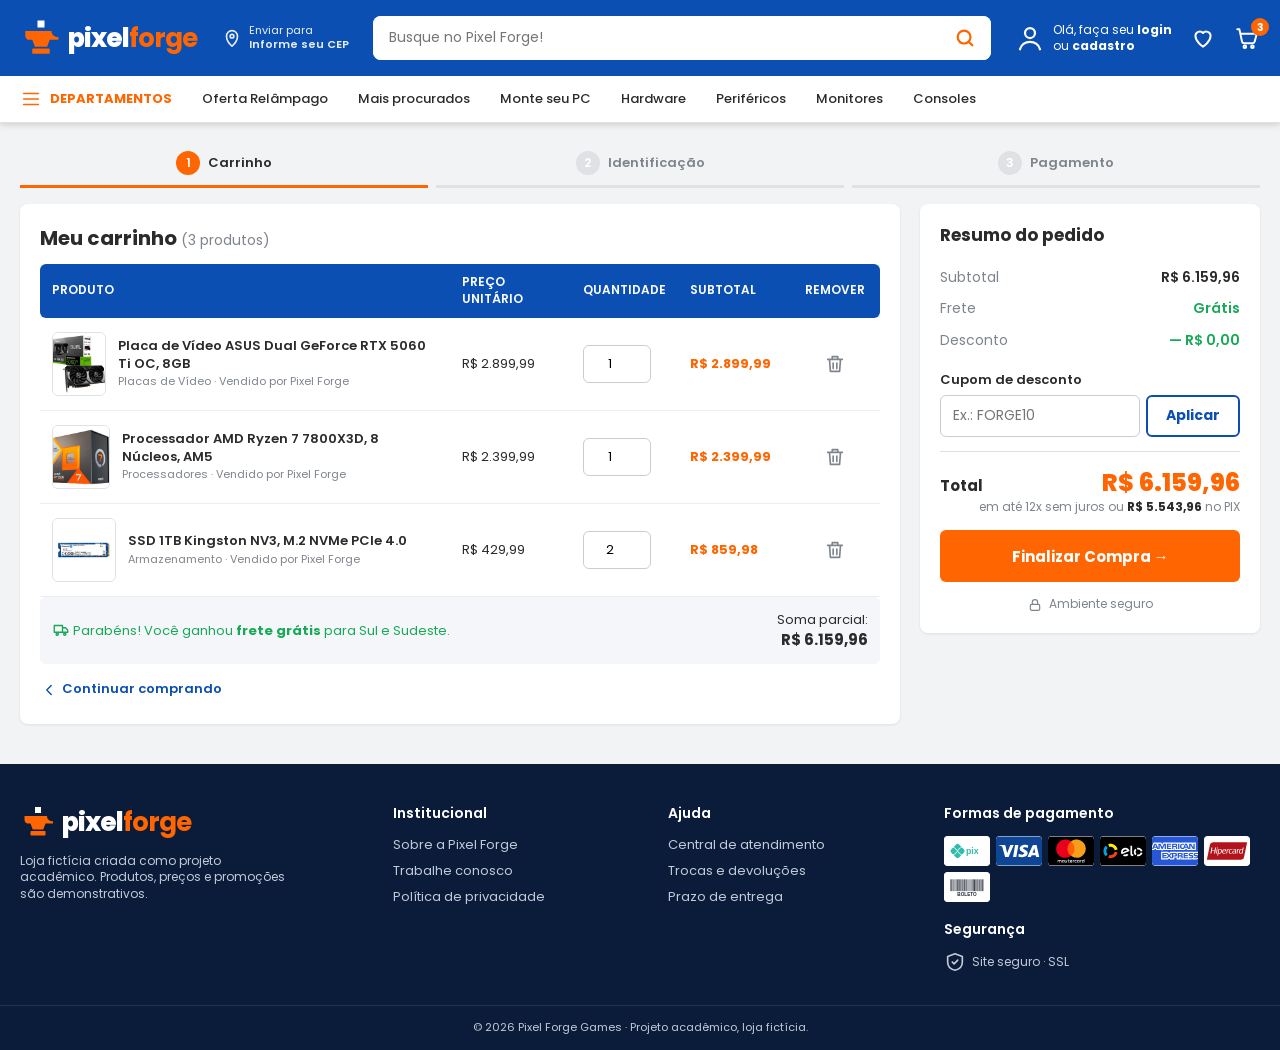
<file: carrinho.html>
<!DOCTYPE html>
<html lang="pt-BR">
<head>
    <meta charset="UTF-8">
    <meta name="viewport" content="width=device-width, initial-scale=1.0">
    <meta name="description" content="Itens do carrinho, frete e resumo do pedido.">
    <title>Carrinho | Pixel Forge Games</title>
    <link rel="icon" href="favicon.ico" sizes="any">
    <link rel="icon" type="image/svg+xml" href="img/logo.svg">
    <link rel="apple-touch-icon" href="img/apple-touch-icon.png">
    <meta name="theme-color" content="#0b4fb3">
    <link rel="preconnect" href="https://fonts.googleapis.com">
    <link rel="preconnect" href="https://fonts.gstatic.com" crossorigin>
    <link href="https://fonts.googleapis.com/css2?family=Poppins:wght@400;500;600;700;800&display=swap" rel="stylesheet">
    <link rel="stylesheet" href="style.css">
</head>
<body>

    <header class="cabecalho" id="topo">
        <div class="container cabecalho__linha">
            <a href="index.html" class="logo" aria-label="Pixel Forge Games, página inicial">
                <img src="img/logo.svg" alt="Logotipo Pixel Forge: bigorna laranja com um pixel" width="42" height="42">
                <span>pixel<b>forge</b></span>
            </a>

            <a href="#" class="cep"><svg class="i" viewBox="0 0 24 24" aria-hidden="true"><path d="M12 21s-6-5.5-6-11a6 6 0 0 1 12 0c0 5.5-6 11-6 11z"/><circle cx="12" cy="10" r="2"/></svg><span>Enviar para<br><b>Informe seu CEP</b></span></a>

            <form class="busca" action="#" role="search">
                <label for="busca" class="sr-only">Buscar produtos</label>
                <input id="busca" type="search" placeholder="Busque no Pixel Forge!">
                <button type="submit" aria-label="Buscar"><svg class="i" viewBox="0 0 24 24" aria-hidden="true"><circle cx="11" cy="11" r="7"/><path d="m20 20-4-4"/></svg></button>
            </form>

            <nav class="conta" aria-label="Conta">
                <a href="cadastro.html" class="conta__login"><svg class="i" viewBox="0 0 24 24" aria-hidden="true"><circle cx="12" cy="8" r="4"/><path d="M4 21c1-4 4.5-6 8-6s7 2 8 6"/></svg><span>Olá, faça seu <b>login</b><br>ou <b>cadastro</b></span></a>
                <a href="#" class="conta__icone" aria-label="Favoritos"><svg class="i" viewBox="0 0 24 24" aria-hidden="true"><path d="M12 20s-7-4.4-7-10a4 4 0 0 1 7-2.6A4 4 0 0 1 19 10c0 5.6-7 10-7 10z"/></svg></a>
                <a href="carrinho.html" class="conta__icone" aria-label="Carrinho com 3 itens"><svg class="i" viewBox="0 0 24 24" aria-hidden="true"><path d="M3 4h2l2.4 11.2a2 2 0 0 0 2 1.6h7.7a2 2 0 0 0 2-1.5L21 8H6.2"/><circle cx="10" cy="20" r="1.2"/><circle cx="17" cy="20" r="1.2"/></svg><span class="conta__qtd">3</span></a>
            </nav>
        </div>

        <nav class="menu" aria-label="Departamentos">
            <ul class="container">
                <li><a href="index.html#categorias" class="menu__dep"><svg class="i" viewBox="0 0 24 24" aria-hidden="true"><path d="M4 6h16M4 12h16M4 18h16"/></svg> DEPARTAMENTOS</a></li>
                <li><a href="index.html#oferta">Oferta Relâmpago</a></li>
                <li><a href="index.html#mais-procurados">Mais procurados</a></li>
                <li><a href="index.html#monte">Monte seu PC</a></li>
                <li><a href="index.html#mais-procurados">Hardware</a></li>
                <li><a href="index.html#mais-procurados">Periféricos</a></li>
                <li><a href="index.html#mais-procurados">Monitores</a></li>
                <li><a href="index.html#mais-procurados">Consoles</a></li>
            </ul>
        </nav>
    </header>

    <main class="container pagina">
        <h1 class="sr-only">Carrinho de compras</h1>

        <ol class="etapas" aria-label="Etapas da compra">
            <li class="etapas__atual"><span>1</span> Carrinho</li>
            <li><span>2</span> Identificação</li>
            <li><span>3</span> Pagamento</li>
        </ol>

        <div class="carrinho">
            <div class="carrinho__lista">
                <table class="tabela-carrinho">
                    <caption>Meu carrinho <small>(3 produtos)</small></caption>
                    <thead>
                        <tr>
                            <th scope="col">Produto</th>
                            <th scope="col">Preço unitário</th>
                            <th scope="col">Quantidade</th>
                            <th scope="col">Subtotal</th>
                            <th scope="col"><span class="sr-only">Ação</span>Remover</th>
                        </tr>
                    </thead>
                    <tbody>
                    <tr data-preco="2899.99">
                        <td class="carrinho__produto">
                            <picture><source type="image/webp" srcset="img/produtos/placa-video-rtx5060ti.webp"><img src="img/produtos/placa-video-rtx5060ti.jpg" alt="Placa de Vídeo ASUS Dual GeForce RTX 5060 Ti OC, 8GB" width="800" height="800" loading="lazy"></picture>
                            <span><a href="produto.html">Placa de Vídeo ASUS Dual GeForce RTX 5060 Ti OC, 8GB</a><small>Placas de Vídeo · Vendido por Pixel Forge</small></span>
                        </td>
                        <td data-rotulo="Preço">R$ 2.899,99</td>
                        <td data-rotulo="Qtd."><label for="qtd1" class="sr-only">Quantidade de Placa de Vídeo ASUS Dual GeForce RTX 5060 Ti OC, 8GB</label><input id="qtd1" type="number" min="1" max="10" value="1" class="carrinho__qtd"></td>
                        <td data-rotulo="Subtotal" class="carrinho__sub">R$ 2.899,99</td>
                        <td><button type="button" class="carrinho__remover" aria-label="Remover Placa de Vídeo ASUS Dual GeForce RTX 5060 Ti OC, 8GB"><svg class="i" viewBox="0 0 24 24" aria-hidden="true"><path d="M4 7h16M9 7V4h6v3M6 7l1 13h10l1-13M10 11v6M14 11v6"/></svg></button></td>
                    </tr>
                    <tr data-preco="2399.99">
                        <td class="carrinho__produto">
                            <picture><source type="image/webp" srcset="img/produtos/ryzen-7-7800x3d.webp"><img src="img/produtos/ryzen-7-7800x3d.jpg" alt="Processador AMD Ryzen 7 7800X3D, 8 Núcleos, AM5" width="800" height="800" loading="lazy"></picture>
                            <span><a href="produto.html">Processador AMD Ryzen 7 7800X3D, 8 Núcleos, AM5</a><small>Processadores · Vendido por Pixel Forge</small></span>
                        </td>
                        <td data-rotulo="Preço">R$ 2.399,99</td>
                        <td data-rotulo="Qtd."><label for="qtd2" class="sr-only">Quantidade de Processador AMD Ryzen 7 7800X3D, 8 Núcleos, AM5</label><input id="qtd2" type="number" min="1" max="10" value="1" class="carrinho__qtd"></td>
                        <td data-rotulo="Subtotal" class="carrinho__sub">R$ 2.399,99</td>
                        <td><button type="button" class="carrinho__remover" aria-label="Remover Processador AMD Ryzen 7 7800X3D, 8 Núcleos, AM5"><svg class="i" viewBox="0 0 24 24" aria-hidden="true"><path d="M4 7h16M9 7V4h6v3M6 7l1 13h10l1-13M10 11v6M14 11v6"/></svg></button></td>
                    </tr>
                    <tr data-preco="429.99">
                        <td class="carrinho__produto">
                            <picture><source type="image/webp" srcset="img/produtos/ssd-kingston-nv3.webp"><img src="img/produtos/ssd-kingston-nv3.jpg" alt="SSD 1TB Kingston NV3, M.2 NVMe PCIe 4.0" width="800" height="800" loading="lazy"></picture>
                            <span><a href="produto.html">SSD 1TB Kingston NV3, M.2 NVMe PCIe 4.0</a><small>Armazenamento · Vendido por Pixel Forge</small></span>
                        </td>
                        <td data-rotulo="Preço">R$ 429,99</td>
                        <td data-rotulo="Qtd."><label for="qtd3" class="sr-only">Quantidade de SSD 1TB Kingston NV3, M.2 NVMe PCIe 4.0</label><input id="qtd3" type="number" min="1" max="10" value="2" class="carrinho__qtd"></td>
                        <td data-rotulo="Subtotal" class="carrinho__sub">R$ 859,98</td>
                        <td><button type="button" class="carrinho__remover" aria-label="Remover SSD 1TB Kingston NV3, M.2 NVMe PCIe 4.0"><svg class="i" viewBox="0 0 24 24" aria-hidden="true"><path d="M4 7h16M9 7V4h6v3M6 7l1 13h10l1-13M10 11v6M14 11v6"/></svg></button></td>
                    </tr>
                    </tbody>
                    <tfoot>
                        <tr>
                            <td colspan="3" class="carrinho__frete-gratis"><svg class="i" viewBox="0 0 24 24" aria-hidden="true"><path d="M3 6h11v9H3zM14 9h4l3 3v3h-7"/><circle cx="7" cy="17.5" r="1.5"/><circle cx="17" cy="17.5" r="1.5"/></svg> Parabéns! Você ganhou <b>frete grátis</b> para Sul e Sudeste.</td>
                            <td colspan="2" class="carrinho__parcial">Soma parcial: <b class="js-parcial">R$ 6.159,96</b></td>
                        </tr>
                    </tfoot>
                </table>
                <a href="index.html" class="carrinho__voltar"><svg class="i" viewBox="0 0 24 24" aria-hidden="true"><path d="m15 6-6 6 6 6"/></svg> Continuar comprando</a>
            </div>

            <aside class="order-summary" aria-labelledby="resumo-titulo">
                <h2 id="resumo-titulo">Resumo do pedido</h2>
                <dl>
                    <div><dt>Subtotal</dt><dd class="js-subtotal">R$ 6.159,96</dd></div>
                    <div><dt>Frete</dt><dd class="resumo__gratis">Grátis</dd></div>
                    <div class="resumo__desconto"><dt>Desconto</dt><dd class="js-desconto">— R$ 0,00</dd></div>
                </dl>
                <form class="cupom" action="#">
                    <label for="cupom">Cupom de desconto</label>
                    <div><input id="cupom" type="text" placeholder="Ex.: FORGE10"><button type="submit">Aplicar</button></div>
                </form>
                <div class="resumo__total">
                    <span>Total</span>
                    <b class="js-total">R$ 6.159,96</b>
                    <small>em até 12x sem juros ou <b class="js-pix">R$ 5.543,96</b> no PIX</small>
                </div>
                <a href="cadastro.html" class="btn-checkout">Finalizar Compra →</a>
                <p class="resumo__seguro"><svg class="i" viewBox="0 0 24 24" aria-hidden="true"><rect x="5" y="11" width="14" height="9" rx="2"/><path d="M8 11V8a4 4 0 0 1 8 0v3"/></svg> Ambiente seguro</p>
            </aside>
        </div>

    </main>

    <footer class="rodape">
        <div class="container rodape__grade">
            <div>
                <a href="index.html" class="logo"><img src="img/logo.svg" alt="Logotipo Pixel Forge" width="36" height="36"><span>pixel<b>forge</b></span></a>
                <p class="rodape__desc">Loja fictícia criada como projeto acadêmico. Produtos, preços e promoções são demonstrativos.</p>
            </div>
            <nav aria-label="Institucional"><h3>Institucional</h3><ul><li><a href="#">Sobre a Pixel Forge</a></li><li><a href="#">Trabalhe conosco</a></li><li><a href="#">Política de privacidade</a></li></ul></nav>
            <nav aria-label="Ajuda"><h3>Ajuda</h3><ul><li><a href="#">Central de atendimento</a></li><li><a href="#">Trocas e devoluções</a></li><li><a href="#">Prazo de entrega</a></li></ul></nav>
            <div>
                <h3>Formas de pagamento</h3>
                <ul class="pagamentos"><li><img src="img/pagamentos/pix.svg" alt="Pix" width="46" height="30" loading="lazy"></li><li><img src="img/pagamentos/visa.svg" alt="Visa" width="46" height="30" loading="lazy"></li><li><img src="img/pagamentos/mastercard.svg" alt="Mastercard" width="46" height="30" loading="lazy"></li><li><img src="img/pagamentos/elo.svg" alt="Elo" width="46" height="30" loading="lazy"></li><li><img src="img/pagamentos/amex.svg" alt="American Express" width="46" height="30" loading="lazy"></li><li><img src="img/pagamentos/hipercard.svg" alt="Hipercard" width="46" height="30" loading="lazy"></li><li><img src="img/pagamentos/boleto.svg" alt="Boleto bancário" width="46" height="30" loading="lazy"></li></ul>
                <h3 class="rodape__seg-titulo">Segurança</h3>
                <p class="rodape__seg"><svg class="i" viewBox="0 0 24 24" aria-hidden="true"><path d="M12 3 4 6v6c0 5 3.5 8 8 9 4.5-1 8-4 8-9V6z"/><path d="m9 12 2 2 4-4"/></svg> Site seguro · SSL</p>
            </div>
        </div>
        <p class="rodape__copy">&copy; 2026 Pixel Forge Games · Projeto acadêmico, loja fictícia.</p>
    </footer>

    <script src="script.js"></script>
</body>
</html>
</file>
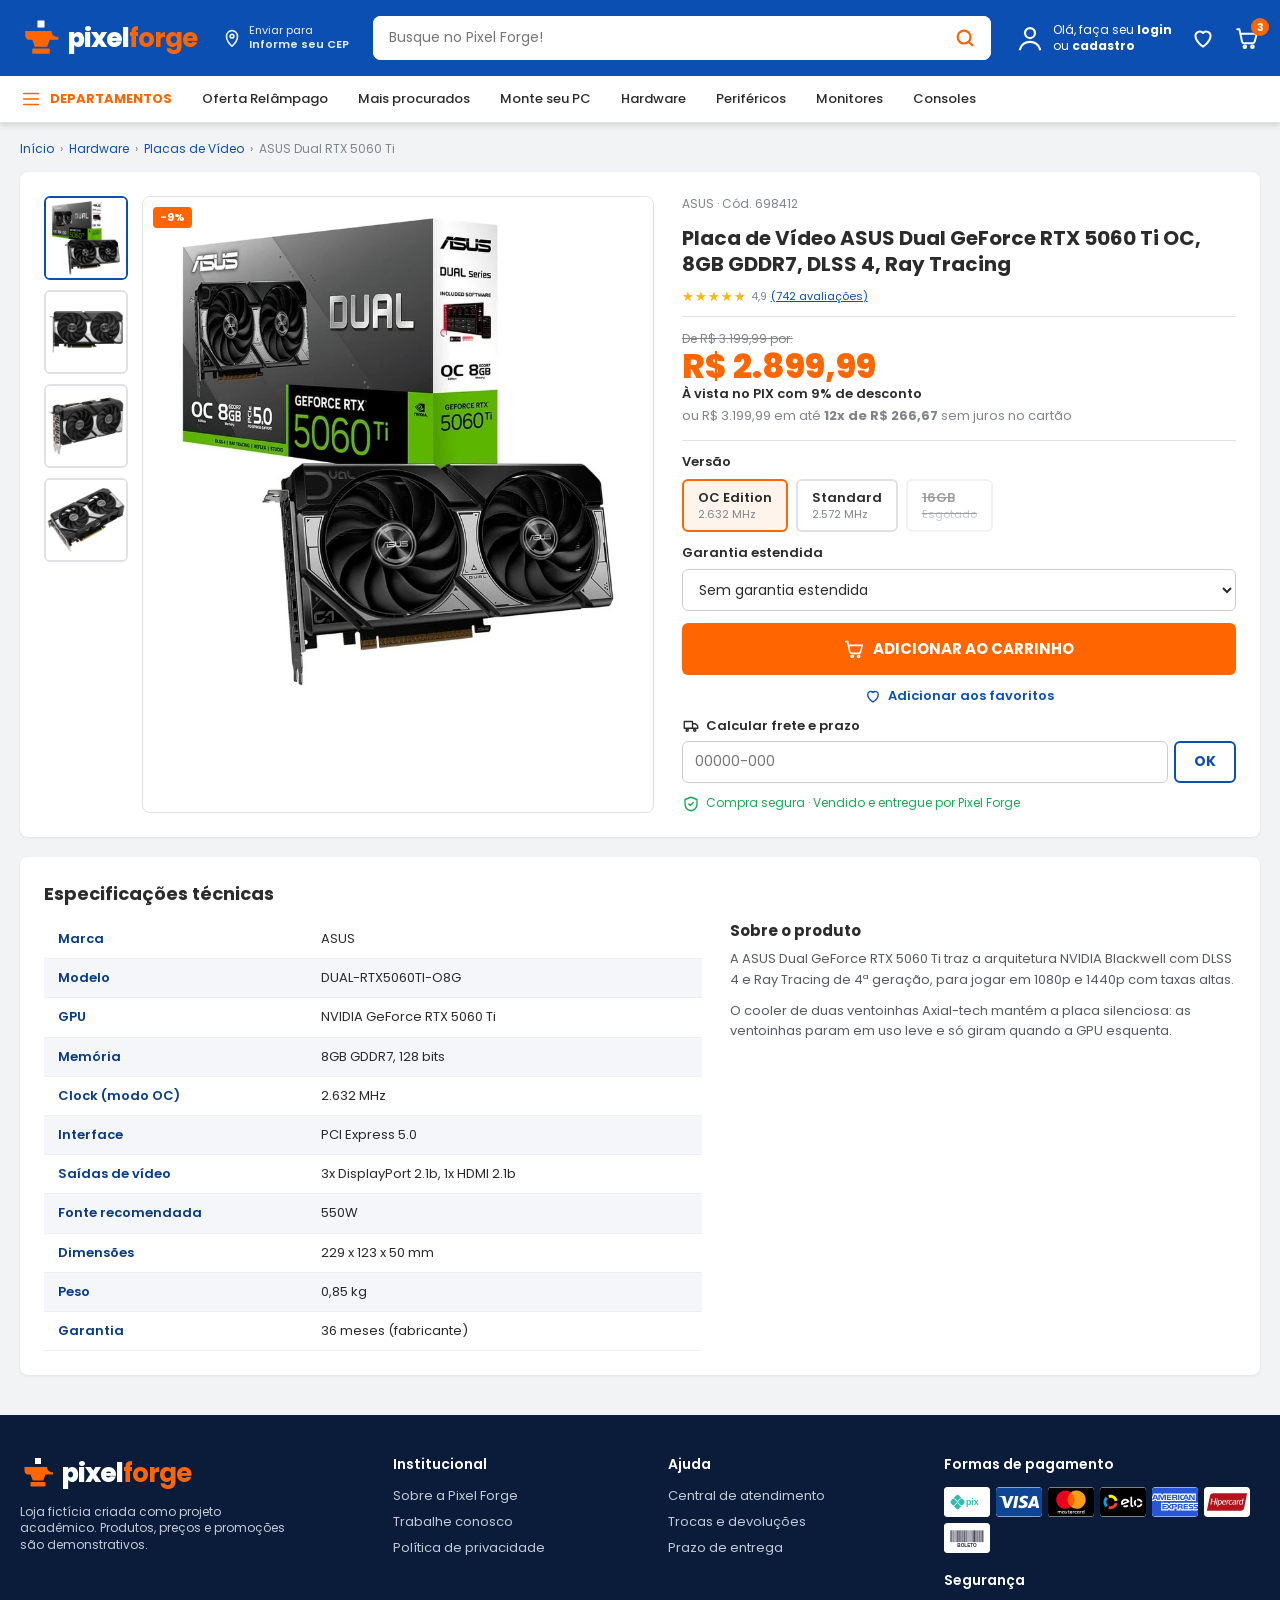
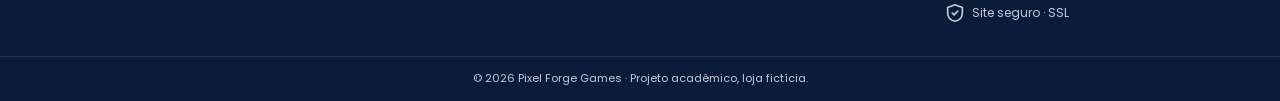
<file: produto.html>
<!DOCTYPE html>
<html lang="pt-BR">
<head>
    <meta charset="UTF-8">
    <meta name="viewport" content="width=device-width, initial-scale=1.0">
    <meta name="description" content="Placa de vídeo ASUS Dual GeForce RTX 5060 Ti OC 8GB: fotos, preço e ficha técnica.">
    <title>Placa de Vídeo ASUS Dual RTX 5060 Ti | Pixel Forge Games</title>
    <link rel="icon" href="favicon.ico" sizes="any">
    <link rel="icon" type="image/svg+xml" href="img/logo.svg">
    <link rel="apple-touch-icon" href="img/apple-touch-icon.png">
    <meta name="theme-color" content="#0b4fb3">
    <link rel="preconnect" href="https://fonts.googleapis.com">
    <link rel="preconnect" href="https://fonts.gstatic.com" crossorigin>
    <link href="https://fonts.googleapis.com/css2?family=Poppins:wght@400;500;600;700;800&display=swap" rel="stylesheet">
    <link rel="stylesheet" href="style.css">
</head>
<body>

    <header class="cabecalho" id="topo">
        <div class="container cabecalho__linha">
            <a href="index.html" class="logo" aria-label="Pixel Forge Games, página inicial">
                <img src="img/logo.svg" alt="Logotipo Pixel Forge: bigorna laranja com um pixel" width="42" height="42">
                <span>pixel<b>forge</b></span>
            </a>

            <a href="#" class="cep"><svg class="i" viewBox="0 0 24 24" aria-hidden="true"><path d="M12 21s-6-5.5-6-11a6 6 0 0 1 12 0c0 5.5-6 11-6 11z"/><circle cx="12" cy="10" r="2"/></svg><span>Enviar para<br><b>Informe seu CEP</b></span></a>

            <form class="busca" action="#" role="search">
                <label for="busca" class="sr-only">Buscar produtos</label>
                <input id="busca" type="search" placeholder="Busque no Pixel Forge!">
                <button type="submit" aria-label="Buscar"><svg class="i" viewBox="0 0 24 24" aria-hidden="true"><circle cx="11" cy="11" r="7"/><path d="m20 20-4-4"/></svg></button>
            </form>

            <nav class="conta" aria-label="Conta">
                <a href="cadastro.html" class="conta__login"><svg class="i" viewBox="0 0 24 24" aria-hidden="true"><circle cx="12" cy="8" r="4"/><path d="M4 21c1-4 4.5-6 8-6s7 2 8 6"/></svg><span>Olá, faça seu <b>login</b><br>ou <b>cadastro</b></span></a>
                <a href="#" class="conta__icone" aria-label="Favoritos"><svg class="i" viewBox="0 0 24 24" aria-hidden="true"><path d="M12 20s-7-4.4-7-10a4 4 0 0 1 7-2.6A4 4 0 0 1 19 10c0 5.6-7 10-7 10z"/></svg></a>
                <a href="carrinho.html" class="conta__icone" aria-label="Carrinho com 3 itens"><svg class="i" viewBox="0 0 24 24" aria-hidden="true"><path d="M3 4h2l2.4 11.2a2 2 0 0 0 2 1.6h7.7a2 2 0 0 0 2-1.5L21 8H6.2"/><circle cx="10" cy="20" r="1.2"/><circle cx="17" cy="20" r="1.2"/></svg><span class="conta__qtd">3</span></a>
            </nav>
        </div>

        <nav class="menu" aria-label="Departamentos">
            <ul class="container">
                <li><a href="index.html#categorias" class="menu__dep"><svg class="i" viewBox="0 0 24 24" aria-hidden="true"><path d="M4 6h16M4 12h16M4 18h16"/></svg> DEPARTAMENTOS</a></li>
                <li><a href="index.html#oferta">Oferta Relâmpago</a></li>
                <li><a href="index.html#mais-procurados">Mais procurados</a></li>
                <li><a href="index.html#monte">Monte seu PC</a></li>
                <li><a href="index.html#mais-procurados">Hardware</a></li>
                <li><a href="index.html#mais-procurados">Periféricos</a></li>
                <li><a href="index.html#mais-procurados">Monitores</a></li>
                <li><a href="index.html#mais-procurados">Consoles</a></li>
            </ul>
        </nav>
    </header>

    <main class="container pagina">

        <nav class="trilha" aria-label="Você está em">
            <ol>
                <li><a href="index.html">Início</a></li>
                <li><a href="index.html#mais-procurados">Hardware</a></li>
                <li><a href="index.html#mais-procurados">Placas de Vídeo</a></li>
                <li aria-current="page">ASUS Dual RTX 5060 Ti</li>
            </ol>
        </nav>

        <section class="produto-detalhe">

            <!-- Galeria: foto principal + miniaturas (troca com :checked, só CSS) -->
            <div class="galeria">
                <input type="radio" name="foto" id="foto1" class="galeria__radio" checked><input type="radio" name="foto" id="foto2" class="galeria__radio"><input type="radio" name="foto" id="foto3" class="galeria__radio"><input type="radio" name="foto" id="foto4" class="galeria__radio">
                <div class="galeria__principal">
                    <span class="tag tag--off">-9%</span>
                        <figure class="galeria__foto galeria__foto--1"><picture><source type="image/webp" srcset="img/galeria/rtx-1.webp"><img src="img/galeria/rtx-1.jpg" alt="Placa de vídeo ASUS Dual RTX 5060 Ti ao lado da caixa" width="800" height="800"></picture></figure>
                        <figure class="galeria__foto galeria__foto--2"><picture><source type="image/webp" srcset="img/galeria/rtx-2.webp"><img src="img/galeria/rtx-2.jpg" alt="Placa ASUS Dual RTX 5060 Ti vista de frente" width="800" height="800" loading="lazy"></picture></figure>
                        <figure class="galeria__foto galeria__foto--3"><picture><source type="image/webp" srcset="img/galeria/rtx-3.webp"><img src="img/galeria/rtx-3.jpg" alt="Placa ASUS Dual RTX 5060 Ti em ângulo, mostrando as saídas de vídeo" width="800" height="800" loading="lazy"></picture></figure>
                        <figure class="galeria__foto galeria__foto--4"><picture><source type="image/webp" srcset="img/galeria/rtx-4.webp"><img src="img/galeria/rtx-4.jpg" alt="Placa ASUS Dual RTX 5060 Ti vista de cima" width="800" height="800" loading="lazy"></picture></figure>
                </div>
                <div class="galeria__minis">
                        <label for="foto1" class="galeria__mini"><picture><source type="image/webp" srcset="img/galeria/rtx-1.webp"><img src="img/galeria/rtx-1.jpg" alt="Miniatura: Placa de vídeo ASUS Dual RTX 5060 Ti ao lado da caixa" width="800" height="800" loading="lazy"></picture></label>
                        <label for="foto2" class="galeria__mini"><picture><source type="image/webp" srcset="img/galeria/rtx-2.webp"><img src="img/galeria/rtx-2.jpg" alt="Miniatura: Placa ASUS Dual RTX 5060 Ti vista de frente" width="800" height="800" loading="lazy"></picture></label>
                        <label for="foto3" class="galeria__mini"><picture><source type="image/webp" srcset="img/galeria/rtx-3.webp"><img src="img/galeria/rtx-3.jpg" alt="Miniatura: Placa ASUS Dual RTX 5060 Ti em ângulo, mostrando as saídas de vídeo" width="800" height="800" loading="lazy"></picture></label>
                        <label for="foto4" class="galeria__mini"><picture><source type="image/webp" srcset="img/galeria/rtx-4.webp"><img src="img/galeria/rtx-4.jpg" alt="Miniatura: Placa ASUS Dual RTX 5060 Ti vista de cima" width="800" height="800" loading="lazy"></picture></label>
                </div>
            </div>

            <!-- Informações de compra -->
            <div class="compra">
                <p class="compra__marca">ASUS · Cód. 698412</p>
                <h1>Placa de Vídeo ASUS Dual GeForce RTX 5060 Ti OC, 8GB GDDR7, DLSS 4, Ray Tracing</h1>
                <p class="card__nota compra__nota"><span class="estrelas" role="img" aria-label="Nota 4,9 de 5"><span style="width: 98%"></span></span> 4,9 <a href="#especificacoes">(742 avaliações)</a></p>

                <div class="compra__preco">
                    <p class="card__de">De R$ 3.199,99 por:</p>
                    <p class="compra__valor">R$ 2.899,99</p>
                    <p class="card__pix">À vista no PIX com 9% de desconto</p>
                    <p class="card__parc">ou R$ 3.199,99 em até <b>12x de R$ 266,67</b> sem juros no cartão</p>
                </div>

                <fieldset class="opcoes">
                    <legend>Versão</legend>
                    <input type="radio" name="versao" id="v-oc" checked>
                    <label for="v-oc">OC Edition<small>2.632 MHz</small></label>
                    <input type="radio" name="versao" id="v-std">
                    <label for="v-std">Standard<small>2.572 MHz</small></label>
                    <input type="radio" name="versao" id="v-16" disabled>
                    <label for="v-16">16GB<small>Esgotado</small></label>
                </fieldset>

                <div class="opcoes-linha">
                    <label for="garantia">Garantia estendida</label>
                    <select id="garantia" name="garantia">
                        <option>Sem garantia estendida</option>
                        <option>+12 meses — R$ 189,90</option>
                        <option>+24 meses — R$ 299,90</option>
                    </select>
                </div>

                <a href="carrinho.html" class="compra__botao"><svg class="i" viewBox="0 0 24 24" aria-hidden="true"><path d="M3 4h2l2.4 11.2a2 2 0 0 0 2 1.6h7.7a2 2 0 0 0 2-1.5L21 8H6.2"/><circle cx="10" cy="20" r="1.2"/><circle cx="17" cy="20" r="1.2"/></svg> ADICIONAR AO CARRINHO</a>
                <a href="index.html" class="compra__fav"><svg class="i" viewBox="0 0 24 24" aria-hidden="true"><path d="M12 20s-7-4.4-7-10a4 4 0 0 1 7-2.6A4 4 0 0 1 19 10c0 5.6-7 10-7 10z"/></svg> Adicionar aos favoritos</a>

                <form class="frete" action="#">
                    <label for="cep-frete"><svg class="i" viewBox="0 0 24 24" aria-hidden="true"><path d="M3 6h11v9H3zM14 9h4l3 3v3h-7"/><circle cx="7" cy="17.5" r="1.5"/><circle cx="17" cy="17.5" r="1.5"/></svg> Calcular frete e prazo</label>
                    <div><input id="cep-frete" type="text" inputmode="numeric" placeholder="00000-000" pattern="[0-9]{5}-?[0-9]{3}"><button type="submit">OK</button></div>
                </form>

                <p class="compra__seguro"><svg class="i" viewBox="0 0 24 24" aria-hidden="true"><path d="M12 3 4 6v6c0 5 3.5 8 8 9 4.5-1 8-4 8-9V6z"/><path d="m9 12 2 2 4-4"/></svg> Compra segura · Vendido e entregue por Pixel Forge</p>
            </div>
        </section>

        <!-- Ficha técnica -->
        <section id="especificacoes" class="ficha-tecnica">
            <h2>Especificações técnicas</h2>
            <div class="ficha-tecnica__grade">
                <table class="tabela-specs">
                    <caption class="sr-only">Especificações da placa ASUS Dual RTX 5060 Ti</caption>
                    <tbody>
                        <tr><th scope="row">Marca</th><td>ASUS</td></tr>
                        <tr><th scope="row">Modelo</th><td>DUAL-RTX5060TI-O8G</td></tr>
                        <tr><th scope="row">GPU</th><td>NVIDIA GeForce RTX 5060 Ti</td></tr>
                        <tr><th scope="row">Memória</th><td>8GB GDDR7, 128 bits</td></tr>
                        <tr><th scope="row">Clock (modo OC)</th><td>2.632 MHz</td></tr>
                        <tr><th scope="row">Interface</th><td>PCI Express 5.0</td></tr>
                        <tr><th scope="row">Saídas de vídeo</th><td>3x DisplayPort 2.1b, 1x HDMI 2.1b</td></tr>
                        <tr><th scope="row">Fonte recomendada</th><td>550W</td></tr>
                        <tr><th scope="row">Dimensões</th><td>229 x 123 x 50 mm</td></tr>
                        <tr><th scope="row">Peso</th><td>0,85 kg</td></tr>
                        <tr><th scope="row">Garantia</th><td>36 meses (fabricante)</td></tr>
                    </tbody>
                </table>
                <div class="ficha-tecnica__texto">
                    <h3>Sobre o produto</h3>
                    <p>A ASUS Dual GeForce RTX 5060 Ti traz a arquitetura NVIDIA Blackwell com DLSS 4 e Ray Tracing de 4ª geração, para jogar em 1080p e 1440p com taxas altas.</p>
                    <p>O cooler de duas ventoinhas Axial-tech mantém a placa silenciosa: as ventoinhas param em uso leve e só giram quando a GPU esquenta.</p>
                </div>
            </div>
        </section>

    </main>

    <footer class="rodape">
        <div class="container rodape__grade">
            <div>
                <a href="index.html" class="logo"><img src="img/logo.svg" alt="Logotipo Pixel Forge" width="36" height="36"><span>pixel<b>forge</b></span></a>
                <p class="rodape__desc">Loja fictícia criada como projeto acadêmico. Produtos, preços e promoções são demonstrativos.</p>
            </div>
            <nav aria-label="Institucional"><h3>Institucional</h3><ul><li><a href="#">Sobre a Pixel Forge</a></li><li><a href="#">Trabalhe conosco</a></li><li><a href="#">Política de privacidade</a></li></ul></nav>
            <nav aria-label="Ajuda"><h3>Ajuda</h3><ul><li><a href="#">Central de atendimento</a></li><li><a href="#">Trocas e devoluções</a></li><li><a href="#">Prazo de entrega</a></li></ul></nav>
            <div>
                <h3>Formas de pagamento</h3>
                <ul class="pagamentos"><li><img src="img/pagamentos/pix.svg" alt="Pix" width="46" height="30" loading="lazy"></li><li><img src="img/pagamentos/visa.svg" alt="Visa" width="46" height="30" loading="lazy"></li><li><img src="img/pagamentos/mastercard.svg" alt="Mastercard" width="46" height="30" loading="lazy"></li><li><img src="img/pagamentos/elo.svg" alt="Elo" width="46" height="30" loading="lazy"></li><li><img src="img/pagamentos/amex.svg" alt="American Express" width="46" height="30" loading="lazy"></li><li><img src="img/pagamentos/hipercard.svg" alt="Hipercard" width="46" height="30" loading="lazy"></li><li><img src="img/pagamentos/boleto.svg" alt="Boleto bancário" width="46" height="30" loading="lazy"></li></ul>
                <h3 class="rodape__seg-titulo">Segurança</h3>
                <p class="rodape__seg"><svg class="i" viewBox="0 0 24 24" aria-hidden="true"><path d="M12 3 4 6v6c0 5 3.5 8 8 9 4.5-1 8-4 8-9V6z"/><path d="m9 12 2 2 4-4"/></svg> Site seguro · SSL</p>
            </div>
        </div>
        <p class="rodape__copy">&copy; 2026 Pixel Forge Games · Projeto acadêmico, loja fictícia.</p>
    </footer>

</body>
</html>
</file>
<file: style.css>
/* =========================================================
   Pixel Forge Games — layout no padrão de varejo de hardware
   (azul + laranja, fundo claro, cards brancos)
   ========================================================= */

:root {
    --azul: #0b4fb3;
    --azul-escuro: #083b85;
    --azul-noite: #0a1c3a;
    --laranja: #ff6500;
    --laranja-escuro: #e55a00;
    --fundo: #f2f3f4;
    --branco: #ffffff;
    --texto: #2b2b2b;
    --cinza: #7f858d;
    --cinza-claro: #dfe1e5;
    --verde: #18a957;
    --raio: 8px;
}

*,
*::before,
*::after {
    box-sizing: border-box;
    margin: 0;
    padding: 0;
}

html {
    scroll-behavior: smooth;
    scroll-padding-top: 130px;
}

body {
    background: var(--fundo);
    color: var(--texto);
    font: 400 14px/1.4 "Poppins", Arial, sans-serif;
}

img,
picture {
    display: block;
    max-width: 100%;
}

a {
    color: inherit;
    text-decoration: none;
}

ul {
    list-style: none;
}

.container {
    width: 100%;
    max-width: 1280px;
    margin: 0 auto;
    padding: 0 20px;
}

.sr-only {
    position: absolute;
    width: 1px;
    height: 1px;
    overflow: hidden;
    clip-path: inset(50%);
}

:focus-visible {
    outline: 2px solid var(--laranja);
    outline-offset: 2px;
}

.i {
    width: 22px;
    height: 22px;
    flex-shrink: 0;
    fill: none;
    stroke: currentColor;
    stroke-width: 1.8;
    stroke-linecap: round;
    stroke-linejoin: round;
}

/* ===== 1. Cabeçalho ===== */
.cabecalho {
    position: sticky;
    top: 0;
    z-index: 50;
    background: var(--azul);
    color: var(--branco);
    box-shadow: 0 2px 6px rgba(0, 0, 0, 0.15);
}

.cabecalho__linha {
    display: flex;
    align-items: center;
    gap: 24px;
    height: 76px;
}

.logo {
    display: flex;
    align-items: center;
    gap: 6px;
    flex-shrink: 0;
}

.logo span {
    font-size: 26px;
    font-weight: 800;
    letter-spacing: -1px;
    color: var(--branco);
}

.logo b {
    color: var(--laranja);
}

.cep {
    display: flex;
    align-items: center;
    gap: 6px;
    flex-shrink: 0;
    font-size: 11px;
    line-height: 1.25;
    opacity: 0.9;
}

.cep b {
    font-weight: 600;
}

.busca {
    flex: 1;
    display: flex;
    height: 44px;
    background: var(--branco);
    border-radius: var(--raio);
    overflow: hidden;
}

.busca input {
    flex: 1;
    min-width: 0;
    padding: 0 16px;
    border: 0;
    font: inherit;
    font-size: 14px;
    color: var(--texto);
    outline: none;
}

.busca button {
    width: 52px;
    border: 0;
    background: var(--branco);
    color: var(--laranja);
    cursor: pointer;
    display: grid;
    place-items: center;
}

.busca button .i {
    stroke-width: 2.4;
}

.conta {
    display: flex;
    align-items: center;
    gap: 18px;
    flex-shrink: 0;
}

.conta__login {
    display: flex;
    align-items: center;
    gap: 8px;
    font-size: 12px;
    line-height: 1.3;
}

.conta__login .i {
    width: 30px;
    height: 30px;
}

.conta__login b {
    font-weight: 700;
}

.conta__icone {
    position: relative;
    display: grid;
    place-items: center;
}

.conta__icone .i {
    width: 26px;
    height: 26px;
}

.conta a:hover {
    color: #ffd0b0;
}

.conta__qtd {
    position: absolute;
    top: -7px;
    right: -9px;
    min-width: 18px;
    height: 18px;
    padding: 0 4px;
    border-radius: 9px;
    background: var(--laranja);
    color: var(--branco);
    font-size: 11px;
    font-weight: 700;
    line-height: 18px;
    text-align: center;
}

/* barra de departamentos (branca) */
.menu {
    background: var(--branco);
    color: var(--texto);
    border-bottom: 1px solid var(--cinza-claro);
}

.menu ul {
    display: flex;
    align-items: center;
    gap: 6px;
    height: 46px;
    overflow-x: auto;
    scrollbar-width: none;
}

.menu a {
    position: relative;
    display: flex;
    align-items: center;
    gap: 8px;
    height: 46px;
    padding: 0 12px;
    font-size: 13px;
    font-weight: 500;
    white-space: nowrap;
    transition: color 0.2s;
}

.menu a::after {
    content: "";
    position: absolute;
    left: 12px;
    right: 12px;
    bottom: 0;
    height: 3px;
    border-radius: 3px 3px 0 0;
    background: var(--laranja);
    transform: scaleX(0);
    transition: transform 0.25s ease;
}

.menu a:hover {
    color: var(--laranja);
}

.menu a:hover::after {
    transform: scaleX(1);
}

.menu__dep {
    color: var(--laranja);
    font-weight: 700 !important;
    padding-left: 0 !important;
}

.menu__dep::after {
    display: none;
}

/* ===== 2. Carrossel de banners ===== */
.hero {
    padding-top: 16px;
}

.carrossel {
    position: relative;
    overflow: hidden;
    border-radius: var(--raio);
}

.carrossel__trilho {
    display: flex;
    animation: carrossel 13.5s infinite;
}

@keyframes carrossel {
    0%, 30% { transform: translateX(0); }
    33.33%, 63.33% { transform: translateX(-100%); }
    66.66%, 96.66% { transform: translateX(-200%); }
    100% { transform: translateX(0); }
}

.carrossel:hover .carrossel__trilho,
.carrossel:hover .carrossel__pontos span {
    animation-play-state: paused;
}

.slide {
    position: relative;
    flex: 0 0 100%;
    aspect-ratio: 1240 / 440;
    overflow: hidden;
    color: var(--branco);
}

.slide--azul { background: #0141ff; }
.slide--marinho { background: #00288a; }
.slide--oferta { background: linear-gradient(100deg, #00288a 0 46%, #e9edf5 46%); }

.slide__arte {
    position: absolute;
    top: 0;
    right: 0;
    height: 100%;
}

.slide__arte img {
    width: auto;
    height: 100%;
    object-fit: cover;
    mask-image: linear-gradient(to right, transparent 0, #000 22%);
}

.ticket {
    position: absolute;
    display: grid;
    place-items: center;
    width: 82px;
    height: 44px;
    background: var(--laranja);
    color: var(--branco);
    font-size: 22px;
    font-weight: 800;
    border-radius: 8px;
    mask-repeat: no-repeat;
}

.ticket--a { top: 7%; left: 2%; transform: rotate(28deg); }
.ticket--b { bottom: 8%; left: 40%; transform: rotate(-16deg); }

.slide__texto {
    position: absolute;
    z-index: 2;
    top: 50%;
    left: 6%;
    max-width: 50%;
    transform: translateY(-50%);
}

.slide__pill {
    display: inline-block;
    margin-bottom: 14px;
    padding: 5px 20px;
    border: 2px solid rgba(255, 255, 255, 0.9);
    border-radius: 999px;
    font-size: clamp(12px, 1.4vw, 18px);
    font-weight: 600;
}

.slide__grande {
    position: relative;
    display: inline-block;
    font-size: clamp(64px, 11vw, 150px);
    font-weight: 800;
    line-height: 0.9;
    letter-spacing: -6px;
}

.slide__grande span {
    position: absolute;
    right: -14px;
    bottom: -8px;
    padding: 2px 14px;
    background: var(--laranja);
    font-size: 0.36em;
    font-style: italic;
    font-weight: 600;
    letter-spacing: 0;
}

.slide__cupom {
    display: flex;
    align-items: center;
    gap: 14px;
    width: fit-content;
    margin-top: 22px;
    padding: 6px 20px 6px 24px;
    border-radius: 999px;
    background: var(--branco);
    color: #4a4f5c;
}

.slide__cupom small {
    padding-right: 14px;
    border-right: 2px dashed #4a4f5c;
    font-size: 11px;
    line-height: 1.1;
    text-transform: uppercase;
}

.slide__cupom b {
    color: var(--laranja);
    font-size: clamp(18px, 2.2vw, 30px);
    font-weight: 800;
}

.slide__titulo {
    margin-bottom: 18px;
    font-size: clamp(28px, 4.2vw, 58px);
    font-weight: 800;
    line-height: 1.04;
    letter-spacing: -1.5px;
}

.slide__titulo mark {
    padding: 0 10px;
    background: var(--laranja);
    color: var(--branco);
}

.slide__acoes {
    display: flex;
    flex-wrap: wrap;
    align-items: center;
    gap: 14px;
}

.slide__info {
    padding: 10px 24px;
    border: 2px solid rgba(255, 255, 255, 0.9);
    border-radius: 999px;
}

.slide__botao {
    padding: 12px 34px;
    border-radius: 999px;
    background: var(--laranja);
    color: var(--branco);
    font-size: 16px;
    font-weight: 600;
    transition: background 0.2s, transform 0.2s;
}

.slide__botao:hover {
    background: var(--laranja-escuro);
    transform: translateY(-2px);
}

.slide--oferta .slide__texto {
    max-width: 38%;
}

.vitrine-banner {
    position: absolute;
    top: 50%;
    right: 3%;
    width: 50%;
    display: grid;
    grid-template-columns: repeat(3, 1fr);
    gap: 14px;
    transform: translateY(-50%);
}

.vitrine-banner__item {
    padding: 12px;
    background: var(--branco);
    border-radius: 10px;
    box-shadow: 0 10px 24px rgba(0, 20, 70, 0.12);
    color: var(--texto);
    text-align: center;
}

.vitrine-banner__item img {
    width: 100%;
    max-width: 170px;
    height: auto;
    aspect-ratio: 1;
    margin: 0 auto;
}

.vitrine-banner__item figcaption {
    margin-top: 6px;
    font-size: 12px;
    font-weight: 600;
    overflow: hidden;
}

.vitrine-banner__item b {
    display: block;
    color: var(--laranja);
    font-size: clamp(14px, 1.6vw, 22px);
    font-weight: 800;
}

.vitrine-banner__item small {
    color: var(--cinza);
    font-weight: 400;
}

.carrossel__seta {
    position: absolute;
    top: 50%;
    z-index: 3;
    width: 40px;
    height: 40px;
    display: grid;
    place-items: center;
    border-radius: 50%;
    background: rgba(255, 255, 255, 0.9);
    color: var(--azul);
    box-shadow: 0 2px 8px rgba(0, 0, 0, 0.2);
    transform: translateY(-50%);
}

.carrossel__seta--esq { left: 14px; }
.carrossel__seta--dir { right: 14px; }

.carrossel__pontos {
    position: absolute;
    left: 50%;
    bottom: 14px;
    z-index: 3;
    display: flex;
    gap: 8px;
    transform: translateX(-50%);
}

.carrossel__pontos span {
    width: 10px;
    height: 10px;
    border-radius: 5px;
    background: rgba(255, 255, 255, 0.55);
    animation: ponto 13.5s infinite both;
}

.carrossel__pontos span:nth-child(2) { animation-delay: 4.5s; }
.carrossel__pontos span:nth-child(3) { animation-delay: 9s; }

@keyframes ponto {
    0%, 32% { width: 28px; background: var(--laranja); }
    34%, 100% { width: 10px; background: rgba(255, 255, 255, 0.55); }
}

/* ===== 3. Categorias (círculos) ===== */
.categorias {
    position: relative;
    margin-top: 20px;
}

.categorias__lista {
    display: flex;
    gap: 8px;
    padding: 14px 30px 6px;
    overflow-x: auto;
    scroll-snap-type: x mandatory;
    scrollbar-width: none;
}

.categorias__lista li {
    flex: 1 0 104px;
    scroll-snap-align: start;
}

.categorias__lista a {
    display: flex;
    flex-direction: column;
    align-items: center;
    gap: 8px;
    font-size: 13px;
    font-weight: 500;
    text-align: center;
}

.categorias__lista img {
    width: 84px;
    height: 84px;
    border-radius: 50%;
    object-fit: cover;
    border: 3px solid var(--azul);
    background: var(--branco);
    transition: transform 0.25s ease, border-color 0.25s ease;
}

.categorias__lista a:hover img {
    transform: scale(1.08);
    border-color: var(--laranja);
}

.categorias__lista a:hover span {
    color: var(--laranja);
}

.categorias__seta {
    position: absolute;
    top: 42px;
    left: 20px;
    z-index: 2;
    width: 30px;
    height: 30px;
    display: grid;
    place-items: center;
    border-radius: 50%;
    background: var(--branco);
    color: var(--cinza);
    box-shadow: 0 1px 4px rgba(0, 0, 0, 0.2);
}

.categorias__seta .i {
    width: 18px;
    height: 18px;
}

.categorias__seta--dir {
    left: auto;
    right: 20px;
}

/* ===== Cards de produto ===== */
.card {
    position: relative;
    display: flex;
    flex-direction: column;
    background: var(--branco);
    border-radius: var(--raio);
    box-shadow: 0 1px 3px rgba(0, 0, 0, 0.08);
    overflow: hidden;
    transition: box-shadow 0.25s ease;
}

.card:hover {
    box-shadow: 0 6px 20px rgba(0, 0, 0, 0.14);
}

.card figure {
    flex: 1;
    display: flex;
    flex-direction: column;
}

.card__foto {
    position: relative;
    overflow: hidden; /* o zoom não vaza do card */
    padding: 14px 14px 0;
}

.card__foto img {
    width: 100%;
    height: auto;
    aspect-ratio: 1 / 1;
    object-fit: cover; /* todas do mesmo tamanho, sem distorcer */
    transition: transform 0.4s ease;
}

.card:hover .card__foto img {
    transform: scale(1.1);
}

.tag {
    position: absolute;
    z-index: 2;
    display: inline-flex;
    align-items: center;
    gap: 4px;
    padding: 3px 7px;
    border-radius: 4px;
    font-size: 11px;
    font-weight: 700;
    color: var(--branco);
}

.tag--off {
    top: 10px;
    left: 10px;
    background: var(--laranja);
}

.tag--frete {
    top: 34px;
    left: 10px;
    background: var(--azul);
    font-size: 9px;
}

.tag--frete .i {
    width: 13px;
    height: 13px;
}

.card__fav {
    position: absolute;
    z-index: 2;
    top: 8px;
    right: 8px;
    color: #b8bcc4;
    transition: color 0.2s;
}

.card__fav:hover {
    color: var(--laranja);
}

.card__fav:hover path {
    fill: var(--laranja);
}

.card figcaption {
    flex: 1;
    display: flex;
    flex-direction: column;
    padding: 10px 14px 0;
}

.card__nota {
    display: flex;
    align-items: center;
    gap: 4px;
    font-size: 11px;
    color: var(--cinza);
}

/* estrelas: cinza embaixo, amarelas por cima na largura da nota */
.estrelas {
    position: relative;
    display: inline-block;
    font-size: 13px;
    letter-spacing: 1px;
    line-height: 1;
    color: #d4d7dc;
}

.estrelas::before,
.estrelas span::before {
    content: "★★★★★";
}

.estrelas span {
    position: absolute;
    top: 0;
    left: 0;
    overflow: hidden;
    white-space: nowrap;
    color: #ffb800;
}

.card h3 {
    margin: 6px 0 8px;
    font-size: 13px;
    font-weight: 500;
    line-height: 1.35;
    min-height: 3.9em;
    overflow: hidden;
}

.card h3 a:hover {
    color: var(--azul);
}

.card__de {
    margin-top: auto;
    font-size: 12px;
    color: var(--cinza);
    text-decoration: line-through;
}

.card__preco {
    color: var(--laranja);
    font-size: 22px;
    font-weight: 800;
    line-height: 1.15;
}

.card__pix {
    font-size: 11px;
    font-weight: 600;
    color: var(--texto);
}

.card__parc {
    font-size: 11px;
    color: var(--cinza);
}

.card__estoque {
    margin-top: 10px;
}

.card__estoque span {
    display: block;
    height: 6px;
    border-radius: 3px;
    background: #e9ebee;
    overflow: hidden;
}

.card__estoque i {
    display: block;
    height: 100%;
    background: var(--laranja);
}

.card__estoque small {
    font-size: 11px;
    color: var(--cinza);
}

.card__btn {
    display: flex;
    align-items: center;
    justify-content: center;
    gap: 6px;
    margin: 12px 14px 14px;
    height: 40px;
    border-radius: 6px;
    background: var(--laranja);
    color: var(--branco);
    font-size: 13px;
    font-weight: 700;
    transition: background 0.2s;
}

.card__btn .i {
    width: 18px;
    height: 18px;
}

.card__btn:hover {
    background: var(--laranja-escuro);
}

/* ===== 5. Produto esgotado ===== */
.card--esgotado .card__foto img {
    filter: grayscale(100%);
    opacity: 0.7;
}

.tag--esgotado {
    top: 50%;
    left: 50%;
    transform: translate(-50%, -50%);
    padding: 6px 14px;
    background: #4a4f57;
    font-size: 13px;
    letter-spacing: 2px;
}

.card__indisp {
    margin-top: auto;
    color: var(--cinza);
    font-size: 16px;
    font-weight: 700;
}

.card__avise-txt {
    font-size: 11px;
    color: var(--cinza);
}

.card--esgotado .card__estoque i {
    background: #9aa0a8;
}

.card__btn--avise {
    background: var(--branco);
    color: var(--azul);
    border: 2px solid var(--azul);
}

.card__btn--avise:hover {
    background: var(--azul);
    color: var(--branco);
}

/* ===== 4. Oferta relâmpago ===== */
.oferta {
    margin-top: 24px;
}

.oferta__topo {
    display: flex;
    align-items: center;
    gap: 20px;
    padding: 12px 18px;
    border-radius: var(--raio) var(--raio) 0 0;
    background: var(--laranja);
    color: var(--branco);
}

.oferta__topo h2 {
    display: flex;
    align-items: center;
    gap: 6px;
    font-size: 20px;
    font-weight: 800;
    font-style: italic;
}

.i--raio {
    width: 26px;
    height: 26px;
}

.i--raio .cheio {
    fill: #ffe14d;
    stroke: #ffe14d;
}

.cronometro {
    display: flex;
    align-items: center;
    gap: 4px;
    font-size: 12px;
    font-weight: 600;
}

.cronometro span {
    min-width: 32px;
    padding: 3px 5px;
    border-radius: 4px;
    background: var(--branco);
    color: var(--laranja);
    font-size: 15px;
    font-weight: 800;
    text-align: center;
}

.oferta__ver {
    display: flex;
    align-items: center;
    margin-left: auto;
    font-size: 12px;
    font-weight: 700;
}

.oferta__ver .i {
    width: 18px;
    height: 18px;
}

.oferta__grade {
    display: grid;
    grid-template-columns: repeat(6, 1fr);
    gap: 12px;
    padding: 12px;
    border-radius: 0 0 var(--raio) var(--raio);
    background: #ffe3cf;
}

/* ===== Mini banners ===== */
.mini-banners {
    display: grid;
    grid-template-columns: repeat(3, 1fr);
    gap: 14px;
    margin-top: 24px;
}

.mini {
    position: relative;
    display: flex;
    align-items: center;
    height: 150px;
    padding: 0 20px;
    border-radius: var(--raio);
    overflow: hidden;
    color: var(--branco);
}

.mini--azul { background: var(--azul); }
.mini--laranja { background: var(--laranja); }
.mini--escuro { background: var(--azul-noite); }

.mini__texto {
    position: relative;
    z-index: 2;
    display: flex;
    flex-direction: column;
    gap: 4px;
    max-width: 58%;
}

.mini__texto small {
    font-size: 11px;
    font-weight: 600;
    letter-spacing: 1px;
    opacity: 0.85;
}

.mini__texto b {
    font-size: 18px;
    font-weight: 800;
    line-height: 1.15;
}

.mini__texto em {
    display: flex;
    align-items: center;
    margin-top: 6px;
    font-size: 12px;
    font-style: normal;
    font-weight: 600;
    text-decoration: underline;
}

.mini__texto em .i {
    width: 16px;
    height: 16px;
}

.mini__img {
    position: absolute;
    right: 14px;
    top: 50%;
    transform: translateY(-50%);
}

.mini__img img {
    width: 120px;
    height: 120px;
    border-radius: 50%;
    object-fit: cover;
    background: var(--branco);
    border: 4px solid rgba(255, 255, 255, 0.35);
    transition: transform 0.3s ease;
}

.mini:hover .mini__img img {
    transform: scale(1.08) rotate(-3deg);
}

/* ===== Blocos de produtos ===== */
.bloco {
    margin-top: 28px;
}

.bloco__topo {
    display: flex;
    align-items: center;
    justify-content: space-between;
    margin-bottom: 12px;
}

.bloco__topo h2 {
    font-size: 18px;
    font-weight: 700;
    color: var(--texto);
}

.bloco__topo a {
    display: flex;
    align-items: center;
    color: var(--laranja);
    font-size: 12px;
    font-weight: 700;
}

.bloco__topo a .i {
    width: 18px;
    height: 18px;
}

.bloco__grade {
    display: grid;
    grid-template-columns: repeat(6, 1fr);
    gap: 12px;
}

.marcas {
    display: grid;
    grid-template-columns: repeat(6, 1fr);
    gap: 12px;
}

.marcas a {
    display: grid;
    place-items: center;
    height: 72px;
    border-radius: var(--raio);
    background: var(--branco);
    box-shadow: 0 1px 3px rgba(0, 0, 0, 0.08);
    color: #9ba1aa;
    font-size: 20px;
    font-weight: 800;
    letter-spacing: 2px;
    transition: color 0.2s, box-shadow 0.2s;
}

.marcas a:hover {
    color: var(--azul);
    box-shadow: 0 4px 14px rgba(0, 0, 0, 0.12);
}

/* ===== Newsletter ===== */
.news {
    margin-top: 36px;
    background: var(--azul);
    color: var(--branco);
}

.news__linha {
    display: flex;
    align-items: center;
    justify-content: space-between;
    gap: 24px;
    padding-top: 22px;
    padding-bottom: 22px;
}

.news b {
    font-size: 18px;
}

.news form {
    display: flex;
    flex: 0 1 480px;
    gap: 8px;
}

.news input {
    flex: 1;
    min-width: 0;
    height: 44px;
    padding: 0 16px;
    border: 0;
    border-radius: 6px;
    font: inherit;
}

.news button {
    padding: 0 24px;
    border: 0;
    border-radius: 6px;
    background: var(--laranja);
    color: var(--branco);
    font: inherit;
    font-weight: 700;
    cursor: pointer;
}

.news button:hover {
    background: var(--laranja-escuro);
}

/* ===== Rodapé ===== */
.rodape {
    background: var(--azul-noite);
    color: #c2cad8;
    padding-top: 40px;
}

.rodape__grade {
    display: grid;
    grid-template-columns: 1.4fr 1fr 1fr 1.3fr;
    gap: 32px;
    padding-bottom: 32px;
}

.rodape__desc {
    max-width: 280px;
    margin-top: 12px;
    font-size: 12px;
}

.rodape h3 {
    margin-bottom: 12px;
    color: var(--branco);
    font-size: 14px;
    font-weight: 600;
}

.rodape nav li {
    margin-bottom: 8px;
    font-size: 13px;
}

.rodape nav a:hover {
    color: var(--laranja);
}

.pagamentos {
    display: flex;
    flex-wrap: wrap;
    gap: 6px;
}

.pagamentos li {
    padding: 4px 8px;
    border-radius: 4px;
    background: var(--branco);
    color: var(--azul-noite);
    font-size: 10px;
    font-weight: 700;
}

.rodape__seg-titulo {
    margin-top: 18px;
}

.rodape__seg {
    display: flex;
    align-items: center;
    gap: 6px;
    font-size: 12px;
}

.rodape__copy {
    padding: 14px 20px;
    border-top: 1px solid rgba(255, 255, 255, 0.1);
    text-align: center;
    font-size: 11px;
}

/* ===== Responsivo ===== */
@media (max-width: 1150px) {
    .cep {
        display: none;
    }

    .oferta__grade,
    .bloco__grade {
        grid-template-columns: repeat(3, 1fr);
    }
}

@media (max-width: 820px) {
    .container {
        padding: 0 12px;
    }

    .cabecalho__linha {
        flex-wrap: wrap;
        height: auto;
        padding-top: 10px;
        padding-bottom: 10px;
        gap: 10px;
    }

    .conta {
        margin-left: auto;
    }

    .conta__login span {
        display: none;
    }

    .busca {
        order: 3;
        flex-basis: 100%;
        height: 40px;
    }

    .hero {
        padding-top: 10px;
    }

    .slide {
        aspect-ratio: 4 / 5;
    }

    .slide__arte {
        top: auto;
        bottom: 0;
        left: 0;
        height: 56%;
        display: flex;
        justify-content: center;
    }

    .slide__arte img {
        mask-image: linear-gradient(to bottom, transparent 0, #000 20%);
    }

    .slide__texto,
    .slide--oferta .slide__texto {
        top: 22px;
        left: 20px;
        right: 20px;
        max-width: none;
        transform: none;
    }

    .slide__info,
    .slide__cupom small,
    .ticket,
    .carrossel__seta {
        display: none;
    }

    .slide--oferta {
        background: #00288a;
    }

    .vitrine-banner {
        top: auto;
        bottom: 34px;
        left: 14px;
        right: 14px;
        width: auto;
        gap: 8px;
        transform: none;
    }

    .categorias__seta {
        display: none;
    }

    .categorias__lista {
        padding: 10px 0 4px;
    }

    .categorias__lista li {
        flex: 0 0 86px;
    }

    .categorias__lista img {
        width: 68px;
        height: 68px;
    }

    .categorias__lista a {
        font-size: 11px;
    }

    .oferta__topo {
        flex-wrap: wrap;
        gap: 8px 14px;
    }

    .oferta__topo h2 {
        font-size: 17px;
    }

    .oferta__grade,
    .bloco__grade {
        grid-template-columns: repeat(2, 1fr);
        gap: 8px;
        padding: 8px;
    }

    .bloco__grade {
        padding: 0;
    }

    .card figcaption {
        padding: 8px 10px 0;
    }

    .card__btn {
        margin: 10px;
    }

    .card__preco {
        font-size: 18px;
    }

    .mini-banners {
        grid-template-columns: 1fr;
    }

    .marcas {
        grid-template-columns: repeat(3, 1fr);
    }

    .news__linha {
        flex-direction: column;
        align-items: stretch;
    }

    .rodape__grade {
        grid-template-columns: 1fr 1fr;
    }
}

/* Menos movimento: tudo continua visível, só sem rolagem automática */
@media (prefers-reduced-motion: reduce) {
    *,
    *::before,
    *::after {
        animation: none !important;
        transition: none !important;
    }

    /* o carrossel continua passando sozinho */
    .carrossel__trilho {
        animation: carrossel 13.5s infinite !important;
    }

    .carrossel__pontos span {
        animation: ponto 13.5s infinite both !important;
    }

    .carrossel__pontos span:nth-child(2) { animation-delay: 4.5s !important; }
    .carrossel__pontos span:nth-child(3) { animation-delay: 9s !important; }
}

/* ajustes finos */
.slide__texto {
    left: 8%;
    display: flex;
    flex-direction: column;
    align-items: flex-start;
}

.mini__img img {
    width: 104px;
    height: 104px;
}

.card__indisp {
    font-size: 14px;
}

@media (max-width: 820px) {
    .slide__texto,
    .slide--oferta .slide__texto {
        left: 20px;
    }
}

.vitrine-banner__item figcaption {
    display: block;
    overflow: visible;
}

.vitrine-banner__item img {
    max-width: 130px;
}

@media (max-width: 820px) {
    .slide__grande {
        font-size: 58px;
        letter-spacing: -3px;
    }

    .slide__grande span {
        right: -40px;
    }

    .vitrine-banner__item figcaption {
        font-size: 10px;
    }
}

/* banner nunca mostra barra de rolagem */
.carrossel {
    overflow: hidden !important;
    scrollbar-width: none;
}


/* =========================================================
   Carrossel com scroll-snap (setas e pontinhos via script.js)
   ========================================================= */
.carrossel__trilho {
    animation: none !important;
    overflow-x: auto;
    scroll-snap-type: x mandatory;
    scrollbar-width: none;
}


.carrossel__trilho .slide {
    scroll-snap-align: start;
}

.carrossel__seta {
    border: 0;
    cursor: pointer;
    transition: background 0.2s, color 0.2s, transform 0.2s;
}

.carrossel__seta:hover {
    background: var(--laranja);
    color: var(--branco);
}

.carrossel__pontos button {
    width: 10px;
    height: 10px;
    padding: 0;
    border: 0;
    border-radius: 5px;
    background: rgba(255, 255, 255, 0.55);
    cursor: pointer;
    transition: width 0.3s, background 0.3s;
}

.carrossel__pontos button.ativo {
    width: 28px;
    background: var(--laranja);
}

/* categorias maiores, todas visíveis, sem setas */
.categorias__lista {
    display: grid;
    grid-template-columns: repeat(11, 1fr);
    gap: 6px;
    padding: 18px 0 6px;
    overflow: visible;
}

.categorias__lista img {
    width: 100px;
    height: 100px;
    border-width: 3px;
}

.categorias__lista a {
    font-size: 13px;
}

@media (max-width: 1150px) {
    .categorias__lista {
        display: flex;
        overflow-x: auto;
        padding-bottom: 10px;
    }

    .categorias__lista li {
        flex: 0 0 108px;
    }
}

@media (max-width: 820px) {
    .categorias__lista li {
        flex: 0 0 92px;
    }

    .categorias__lista img {
        width: 80px;
        height: 80px;
    }
}

/* =========================================================
   PARTE 2 — produto.html, carrinho.html, cadastro.html
   ========================================================= */

/* bandeiras de pagamento (imagens) no rodapé */
.pagamentos li {
    padding: 0;
    background: none;
}

.pagamentos img {
    width: 46px;
    height: 30px;
    border-radius: 4px;
    background: var(--branco);
}

.card__link {
    display: block;
}

.pagina {
    padding-top: 18px;
    padding-bottom: 40px;
}

.pagina h1 {
    font-size: 20px;
    font-weight: 700;
    line-height: 1.3;
}

/* ===== Trilha (breadcrumb) ===== */
.trilha ol {
    display: flex;
    flex-wrap: wrap;
    gap: 6px;
    margin-bottom: 14px;
    font-size: 12px;
    color: var(--cinza);
    list-style: none;
}

.trilha li + li::before {
    content: "›";
    margin-right: 6px;
}

.trilha a {
    color: var(--azul);
}

.trilha a:hover {
    text-decoration: underline;
}

/* ===== Produto: duas colunas ===== */
.produto-detalhe {
    display: grid;
    grid-template-columns: 1.1fr 1fr;
    gap: 28px;
    padding: 24px;
    background: var(--branco);
    border-radius: var(--raio);
    box-shadow: 0 1px 3px rgba(0, 0, 0, 0.08);
}

/* galeria: a foto grande muda com :checked dos rádios */
.galeria {
    display: grid;
    grid-template-columns: 84px 1fr;
    grid-template-areas: "minis principal";
    gap: 14px;
}

.galeria__radio {
    position: absolute;
    opacity: 0;
    pointer-events: none;
}

.galeria__principal {
    grid-area: principal;
    position: relative;
    overflow: hidden;
    border: 1px solid var(--cinza-claro);
    border-radius: var(--raio);
}

.galeria__foto {
    display: none;
}

.galeria__foto img {
    width: 100%;
    height: auto;
    aspect-ratio: 1 / 1;
    object-fit: cover;
    transition: transform 0.4s ease;
}

.galeria__principal:hover img {
    transform: scale(1.08);
}

#foto1:checked ~ .galeria__principal .galeria__foto--1,
#foto2:checked ~ .galeria__principal .galeria__foto--2,
#foto3:checked ~ .galeria__principal .galeria__foto--3,
#foto4:checked ~ .galeria__principal .galeria__foto--4 {
    display: block;
}

.galeria__minis {
    grid-area: minis;
    display: flex;
    flex-direction: column;
    gap: 10px;
}

.galeria__mini {
    display: block;
    border: 2px solid var(--cinza-claro);
    border-radius: 6px;
    overflow: hidden;
    cursor: pointer;
    transition: border-color 0.2s;
}

.galeria__mini img {
    width: 100%;
    height: auto;
    aspect-ratio: 1 / 1;
    object-fit: cover;
}

.galeria__mini:hover {
    border-color: var(--laranja);
}

#foto1:checked ~ .galeria__minis label[for="foto1"],
#foto2:checked ~ .galeria__minis label[for="foto2"],
#foto3:checked ~ .galeria__minis label[for="foto3"],
#foto4:checked ~ .galeria__minis label[for="foto4"] {
    border-color: var(--azul);
}

/* coluna de compra */
.compra {
    display: flex;
    flex-direction: column;
    gap: 12px;
}

.compra__marca {
    font-size: 12px;
    color: var(--cinza);
}

.compra__nota a {
    color: var(--azul);
    text-decoration: underline;
}

.compra__preco {
    padding: 14px 0;
    border-top: 1px solid var(--cinza-claro);
    border-bottom: 1px solid var(--cinza-claro);
}

.compra__valor {
    color: var(--laranja);
    font-size: 34px;
    font-weight: 800;
    line-height: 1.1;
}

.compra__preco .card__pix {
    font-size: 13px;
}

.compra__preco .card__parc {
    margin-top: 4px;
    font-size: 13px;
}

/* opções: rádios em forma de botão */
.opcoes {
    display: flex;
    flex-wrap: wrap;
    gap: 8px;
    border: 0;
}

.opcoes legend {
    width: 100%;
    margin-bottom: 8px;
    font-size: 13px;
    font-weight: 600;
}

.opcoes input {
    position: absolute;
    opacity: 0;
}

.opcoes label {
    display: flex;
    flex-direction: column;
    padding: 8px 14px;
    border: 2px solid var(--cinza-claro);
    border-radius: 6px;
    font-size: 13px;
    font-weight: 600;
    cursor: pointer;
    transition: border-color 0.2s, background 0.2s;
}

.opcoes label small {
    color: var(--cinza);
    font-size: 11px;
    font-weight: 400;
}

.opcoes label:hover {
    border-color: var(--laranja);
}

.opcoes input:checked + label {
    border-color: var(--laranja);
    background: #fff4ec;
}

.opcoes input:focus-visible + label {
    outline: 2px solid var(--azul);
    outline-offset: 2px;
}

.opcoes input:disabled + label {
    opacity: 0.45;
    cursor: not-allowed;
    text-decoration: line-through;
}

.opcoes-linha {
    display: flex;
    flex-direction: column;
    gap: 6px;
    font-size: 13px;
    font-weight: 600;
}

.opcoes-linha select,
.campo input,
.campo select,
.frete input,
.cupom input {
    height: 42px;
    padding: 0 12px;
    border: 1px solid #c9cdd3;
    border-radius: 6px;
    background: var(--branco);
    color: var(--texto);
    font: inherit;
    font-size: 14px;
    font-weight: 400;
    transition: border-color 0.2s, box-shadow 0.2s;
}

.compra__botao,
.btn-checkout,
.formulario__enviar {
    display: flex;
    align-items: center;
    justify-content: center;
    gap: 8px;
    height: 52px;
    border: 0;
    border-radius: 6px;
    background: var(--laranja);
    color: var(--branco);
    font: inherit;
    font-size: 15px;
    font-weight: 700;
    cursor: pointer;
    transition: background 0.2s, transform 0.15s;
}

.compra__botao:hover,
.btn-checkout:hover,
.formulario__enviar:hover {
    background: var(--laranja-escuro);
}

.compra__botao:active,
.btn-checkout:active,
.formulario__enviar:active {
    transform: scale(0.98);
}

.compra__fav {
    display: flex;
    align-items: center;
    justify-content: center;
    gap: 6px;
    color: var(--azul);
    font-size: 13px;
    font-weight: 600;
}

.compra__fav .i,
.compra__seguro .i,
.frete label .i {
    width: 18px;
    height: 18px;
}

.frete label {
    display: flex;
    align-items: center;
    gap: 6px;
    margin-bottom: 6px;
    font-size: 13px;
    font-weight: 600;
}

.frete div,
.cupom div {
    display: flex;
    gap: 6px;
}

.frete input,
.cupom input {
    flex: 1;
    min-width: 0;
}

.frete button,
.cupom button {
    padding: 0 18px;
    border: 2px solid var(--azul);
    border-radius: 6px;
    background: var(--branco);
    color: var(--azul);
    font: inherit;
    font-weight: 700;
    cursor: pointer;
}

.frete button:hover,
.cupom button:hover {
    background: var(--azul);
    color: var(--branco);
}

.compra__seguro {
    display: flex;
    align-items: center;
    gap: 6px;
    color: var(--verde);
    font-size: 12px;
}

/* ===== Ficha técnica (tabela zebrada) ===== */
.ficha-tecnica {
    margin-top: 20px;
    padding: 24px;
    background: var(--branco);
    border-radius: var(--raio);
    box-shadow: 0 1px 3px rgba(0, 0, 0, 0.08);
}

.ficha-tecnica h2 {
    margin-bottom: 14px;
    font-size: 18px;
}

.ficha-tecnica__grade {
    display: grid;
    grid-template-columns: 1.3fr 1fr;
    gap: 28px;
}

.tabela-specs {
    width: 100%;
    border-collapse: collapse;
    font-size: 13px;
}

.tabela-specs th,
.tabela-specs td {
    padding: 10px 14px;
    text-align: left;
    border-bottom: 1px solid #eceef1;
}

.tabela-specs th {
    width: 40%;
    font-weight: 600;
    color: var(--azul-escuro);
}

.tabela-specs tr:nth-child(even) {
    background: #f4f6f9;
}

.ficha-tecnica__texto h3 {
    margin-bottom: 8px;
    font-size: 15px;
}

.ficha-tecnica__texto p {
    margin-bottom: 10px;
    color: #555b63;
    font-size: 13px;
    line-height: 1.6;
}

/* ===== Etapas do checkout ===== */
.etapas {
    display: flex;
    gap: 8px;
    margin-bottom: 16px;
    list-style: none;
}

.etapas li {
    flex: 1;
    display: flex;
    align-items: center;
    justify-content: center;
    gap: 8px;
    padding: 10px;
    border-bottom: 3px solid var(--cinza-claro);
    color: var(--cinza);
    font-size: 13px;
    font-weight: 600;
}

.etapas span {
    display: grid;
    place-items: center;
    width: 24px;
    height: 24px;
    border-radius: 50%;
    background: var(--cinza-claro);
    color: var(--branco);
    font-size: 12px;
}

.etapas__atual {
    border-color: var(--laranja) !important;
    color: var(--texto) !important;
}

.etapas__atual span {
    background: var(--laranja);
}

.etapas__feita {
    border-color: var(--verde) !important;
    color: var(--verde) !important;
}

.etapas__feita span {
    background: var(--verde);
}

/* ===== Carrinho ===== */
.carrinho,
.checkout {
    display: grid;
    grid-template-columns: 1fr 340px;
    gap: 20px;
    align-items: start;
}

.carrinho__lista {
    padding: 20px;
    background: var(--branco);
    border-radius: var(--raio);
    box-shadow: 0 1px 3px rgba(0, 0, 0, 0.08);
}

.tabela-carrinho {
    width: 100%;
    border-collapse: collapse;
    font-size: 13px;
}

.tabela-carrinho caption {
    margin-bottom: 12px;
    text-align: left;
    font-size: 20px;
    font-weight: 700;
}

.tabela-carrinho caption small {
    color: var(--cinza);
    font-size: 14px;
    font-weight: 400;
}

.tabela-carrinho thead th {
    padding: 10px 12px;
    background: var(--azul);
    color: var(--branco);
    font-size: 12px;
    font-weight: 600;
    text-align: left;
    text-transform: uppercase;
}

.tabela-carrinho thead th:first-child {
    border-radius: 6px 0 0 6px;
}

.tabela-carrinho thead th:last-child {
    border-radius: 0 6px 6px 0;
    text-align: center;
}

.tabela-carrinho td {
    padding: 14px 12px;
    border-bottom: 1px solid #eceef1;
    vertical-align: middle;
}

.tabela-carrinho tbody tr:hover {
    background: #f9fafb;
}

.carrinho__produto {
    display: flex;
    align-items: center;
    gap: 12px;
}

.carrinho__produto img {
    width: 64px;
    height: 64px;
    object-fit: cover;
    border: 1px solid var(--cinza-claro);
    border-radius: 6px;
}

.carrinho__produto a {
    display: block;
    font-weight: 600;
    line-height: 1.35;
}

.carrinho__produto a:hover {
    color: var(--azul);
}

.carrinho__produto small {
    display: block;
    margin-top: 2px;
    color: var(--cinza);
    font-size: 11px;
}

.carrinho__qtd {
    width: 68px;
    height: 38px;
    padding: 0 8px;
    border: 1px solid #c9cdd3;
    border-radius: 6px;
    font: inherit;
    text-align: center;
}

.carrinho__qtd:focus {
    outline: none;
    border-color: var(--azul);
    box-shadow: 0 0 0 3px rgba(11, 79, 179, 0.2);
}

.carrinho__sub {
    color: var(--laranja);
    font-weight: 700;
    white-space: nowrap;
}

.carrinho__remover {
    display: grid;
    place-items: center;
    width: 36px;
    height: 36px;
    margin: 0 auto;
    border: 0;
    border-radius: 6px;
    background: none;
    color: var(--cinza);
    cursor: pointer;
    transition: background 0.2s, color 0.2s;
}

.carrinho__remover:hover {
    background: #fdecec;
    color: #d93025;
}

.tabela-carrinho tfoot td {
    padding: 14px 12px;
    border-bottom: 0;
    background: #f4f6f9;
}

.carrinho__frete-gratis {
    color: var(--verde);
    border-radius: 6px 0 0 6px;
}

.carrinho__frete-gratis .i {
    width: 18px;
    height: 18px;
    vertical-align: -4px;
}

.carrinho__parcial {
    text-align: right;
    border-radius: 0 6px 6px 0;
}

.carrinho__parcial b {
    font-size: 15px;
}

.carrinho__voltar {
    display: inline-flex;
    align-items: center;
    gap: 4px;
    margin-top: 16px;
    color: var(--azul);
    font-size: 13px;
    font-weight: 600;
}

.carrinho__voltar .i {
    width: 18px;
    height: 18px;
}

/* ===== Resumo do pedido ===== */
.order-summary {
    position: sticky;
    top: 140px;
    display: flex;
    flex-direction: column;
    gap: 14px;
    padding: 20px;
    background: var(--branco);
    border-radius: var(--raio);
    box-shadow: 0 1px 3px rgba(0, 0, 0, 0.08);
}

.order-summary h2 {
    font-size: 17px;
}

.order-summary dl div {
    display: flex;
    justify-content: space-between;
    padding: 6px 0;
    font-size: 14px;
}

.order-summary dt {
    color: var(--cinza);
}

.order-summary dd {
    font-weight: 600;
}

.resumo__gratis {
    color: var(--verde);
}

.resumo__desconto dd {
    color: var(--verde);
}

.cupom label {
    display: block;
    margin-bottom: 6px;
    font-size: 13px;
    font-weight: 600;
}

.cupom--ok input {
    border-color: var(--verde);
}

.cupom--erro input {
    border-color: #d93025;
}

.resumo__total {
    display: grid;
    grid-template-columns: auto 1fr;
    align-items: baseline;
    padding-top: 14px;
    border-top: 1px solid var(--cinza-claro);
}

.resumo__total span {
    font-size: 15px;
    font-weight: 700;
}

.resumo__total > b {
    justify-self: end;
    color: var(--laranja);
    font-size: 24px;
    font-weight: 800;
}

.resumo__total small {
    grid-column: 1 / -1;
    justify-self: end;
    color: var(--cinza);
    font-size: 12px;
}

.resumo__total small b {
    color: var(--texto);
}

.resumo__seguro {
    display: flex;
    align-items: center;
    justify-content: center;
    gap: 6px;
    color: var(--cinza);
    font-size: 12px;
}

.resumo__seguro .i {
    width: 16px;
    height: 16px;
}

/* ===== Cadastro / checkout ===== */
.formulario {
    padding: 24px;
    background: var(--branco);
    border-radius: var(--raio);
    box-shadow: 0 1px 3px rgba(0, 0, 0, 0.08);
}

.formulario__aviso {
    margin: 6px 0 20px;
    color: var(--cinza);
    font-size: 12px;
}

.formulario abbr {
    color: var(--laranja);
    text-decoration: none;
}

.formulario fieldset {
    margin-bottom: 20px;
    padding: 18px 20px 20px;
    border: 1px solid var(--cinza-claro);
    border-radius: var(--raio);
}

.formulario legend {
    display: flex;
    align-items: center;
    gap: 8px;
    padding: 0 8px;
    font-size: 15px;
    font-weight: 700;
    color: var(--azul-escuro);
}

.formulario legend span {
    display: grid;
    place-items: center;
    width: 24px;
    height: 24px;
    border-radius: 50%;
    background: var(--azul);
    color: var(--branco);
    font-size: 12px;
}

.campos {
    display: grid;
    grid-template-columns: repeat(2, 1fr);
    gap: 14px 16px;
}

.campo {
    display: flex;
    flex-direction: column;
    gap: 6px;
}

.campo--cheio {
    grid-column: 1 / -1;
}

.campo label {
    font-size: 13px;
    font-weight: 600;
}

.campo label small {
    color: var(--cinza);
    font-weight: 400;
}

.campo--dica {
    justify-content: flex-end;
    font-size: 12px;
}

.campo--dica a {
    padding-bottom: 12px;
    color: var(--azul);
    text-decoration: underline;
}

.campo--arquivo input {
    height: auto;
    padding: 10px;
    border-style: dashed;
    cursor: pointer;
}

.campo input::file-selector-button {
    margin-right: 12px;
    padding: 6px 14px;
    border: 0;
    border-radius: 4px;
    background: var(--azul);
    color: var(--branco);
    font: inherit;
    font-size: 12px;
    font-weight: 600;
    cursor: pointer;
}

/* estados dos campos: foco, válido e inválido */
.campo input:focus,
.campo select:focus,
.opcoes-linha select:focus,
.frete input:focus,
.cupom input:focus {
    outline: 3px solid rgba(11, 79, 179, 0.25);
    outline-offset: 0;
    border-color: var(--azul);
    box-shadow: 0 0 10px rgba(11, 79, 179, 0.3);
}

.campo input:focus:valid,
.campo select:focus:valid {
    border-color: var(--verde);
    outline-color: rgba(24, 169, 87, 0.22);
    box-shadow: 0 0 10px rgba(24, 169, 87, 0.25);
}

.campo input:focus:invalid,
.campo select:focus:invalid {
    border-color: #e5484d;
    outline-color: rgba(229, 72, 77, 0.2);
    box-shadow: 0 0 10px rgba(229, 72, 77, 0.25);
}

/* forma de pagamento: rádios em cartões com ícones */
.pagamento {
    display: grid;
    gap: 10px;
}

.pagamento input {
    position: absolute;
    opacity: 0;
}

.pagamento__opcao {
    display: flex;
    align-items: center;
    gap: 14px;
    padding: 14px 16px 14px 44px;
    position: relative;
    border: 2px solid var(--cinza-claro);
    border-radius: var(--raio);
    cursor: pointer;
    transition: border-color 0.2s, background 0.2s;
}

.pagamento__opcao::before {
    content: "";
    position: absolute;
    left: 16px;
    top: 50%;
    width: 16px;
    height: 16px;
    border: 2px solid #b5bac2;
    border-radius: 50%;
    transform: translateY(-50%);
    transition: border 0.2s;
}

.pagamento__opcao:hover {
    border-color: #f6b48a;
}

.pagamento input:checked + .pagamento__opcao {
    border-color: var(--laranja);
    background: #fff7f1;
}

.pagamento input:checked + .pagamento__opcao::before {
    border: 5px solid var(--laranja);
}

.pagamento input:focus-visible + .pagamento__opcao {
    outline: 2px solid var(--azul);
    outline-offset: 2px;
}

.pagamento__opcao img {
    width: 46px;
    height: 30px;
    border: 1px solid var(--cinza-claro);
    border-radius: 4px;
    flex-shrink: 0;
}

.pagamento__bandeiras {
    display: flex;
    flex-wrap: wrap;
    gap: 4px;
    max-width: 150px;
}

.pagamento__bandeiras img {
    width: 34px;
    height: 22px;
}

.pagamento__opcao b {
    display: block;
    font-size: 14px;
}

.pagamento__opcao small {
    color: var(--cinza);
    font-size: 12px;
}

.pagamento__opcao em {
    color: var(--verde);
    font-style: normal;
    font-weight: 600;
}

.termos {
    display: flex;
    align-items: flex-start;
    gap: 10px;
    margin-bottom: 10px;
    font-size: 13px;
}

.termos input {
    width: 18px;
    height: 18px;
    margin-top: 1px;
    accent-color: var(--laranja);
    flex-shrink: 0;
}

.termos input:focus-visible {
    outline: 2px solid var(--azul);
    outline-offset: 2px;
}

.termos a {
    color: var(--azul);
    text-decoration: underline;
}

.formulario__enviar {
    width: 100%;
    margin-top: 10px;
}

.formulario__ok {
    margin-top: 12px;
    padding: 12px 14px;
    border-radius: 6px;
    background: #e7f7ee;
    color: #0f7a3d;
    font-weight: 600;
}

.checkout__itens {
    display: flex;
    flex-direction: column;
    gap: 10px;
    padding-bottom: 12px;
    border-bottom: 1px solid var(--cinza-claro);
    list-style: none;
}

.checkout__itens li {
    display: flex;
    align-items: center;
    gap: 10px;
    font-size: 12px;
    line-height: 1.35;
}

.checkout__itens img {
    width: 48px;
    height: 48px;
    object-fit: cover;
    border: 1px solid var(--cinza-claro);
    border-radius: 6px;
    flex-shrink: 0;
}

.checkout__itens small {
    display: block;
    color: var(--cinza);
}

/* ===== Responsivo das páginas novas ===== */
@media (max-width: 960px) {
    .produto-detalhe,
    .ficha-tecnica__grade,
    .carrinho,
    .checkout {
        grid-template-columns: 1fr;
    }

    .order-summary {
        position: static;
    }
}

@media (max-width: 640px) {
    .produto-detalhe,
    .ficha-tecnica,
    .carrinho__lista,
    .formulario {
        padding: 14px;
    }

    .galeria {
        grid-template-columns: 1fr;
        grid-template-areas: "principal" "minis";
    }

    .galeria__minis {
        flex-direction: row;
    }

    .galeria__mini {
        flex: 1;
    }

    .compra__valor {
        font-size: 28px;
    }

    .campos {
        grid-template-columns: 1fr;
    }

    .campo--dica {
        display: none;
    }

    .etapas li {
        font-size: 11px;
        flex-direction: column;
        gap: 4px;
    }

    /* tabela do carrinho vira lista no celular */
    .tabela-carrinho thead {
        position: absolute;
        width: 1px;
        height: 1px;
        overflow: hidden;
        clip-path: inset(50%);
    }

    .tabela-carrinho,
    .tabela-carrinho tbody,
    .tabela-carrinho tfoot,
    .tabela-carrinho tr,
    .tabela-carrinho td {
        display: block;
        width: 100%;
    }

    .tabela-carrinho tbody tr {
        display: grid;
        grid-template-columns: 1fr 1fr auto;
        gap: 8px;
        padding: 12px 0;
        border-bottom: 1px solid #eceef1;
    }

    .tabela-carrinho tbody td {
        padding: 0;
        border: 0;
    }

    .tabela-carrinho tbody td.carrinho__produto {
        grid-column: 1 / -1;
    }

    .tabela-carrinho tbody td[data-rotulo]::before {
        content: attr(data-rotulo);
        display: block;
        color: var(--cinza);
        font-size: 11px;
    }

    .tabela-carrinho tbody td[data-rotulo="Preço"] {
        display: none;
    }

    .tabela-carrinho tfoot td {
        border-radius: 0 !important;
        text-align: left;
    }
}

/* ajustes: colunas não esticam além da tela */
.carrinho__parcial b {
    white-space: nowrap;
}

@media (max-width: 960px) {
    .carrinho,
    .checkout,
    .produto-detalhe,
    .ficha-tecnica__grade {
        grid-template-columns: minmax(0, 1fr);
    }
}

@media (max-width: 640px) {
    .tabela-carrinho td,
    .tabela-carrinho tbody tr {
        width: auto;
    }

    .tabela-carrinho caption {
        display: block;
    }

    .campos {
        grid-template-columns: minmax(0, 1fr);
    }

    .campo input,
    .campo select {
        min-width: 0;
        width: 100%;
    }

    .pagamento__opcao {
        flex-wrap: wrap;
    }

    .formulario fieldset {
        min-width: 0;
        padding: 14px 12px 16px;
    }
}

.news__titulo {
    font-size: 18px;
    font-weight: 700;
}

/* cortes laterais do ticket (bolinhas na cor do banner) */
.ticket::before,
.ticket::after {
    content: "";
    position: absolute;
    top: 50%;
    width: 18px;
    height: 18px;
    border-radius: 50%;
    background: #0141ff;
    transform: translateY(-50%);
}

.ticket::before { left: -9px; }
.ticket::after { right: -9px; }

.ticket {
    overflow: hidden;
}

.cronometro .cronometro__rotulo,
.cronometro .sr-only {
    min-width: 0;
    padding: 0;
    background: none;
    color: inherit;
    font-size: 12px;
    font-weight: 600;
}
</file>
